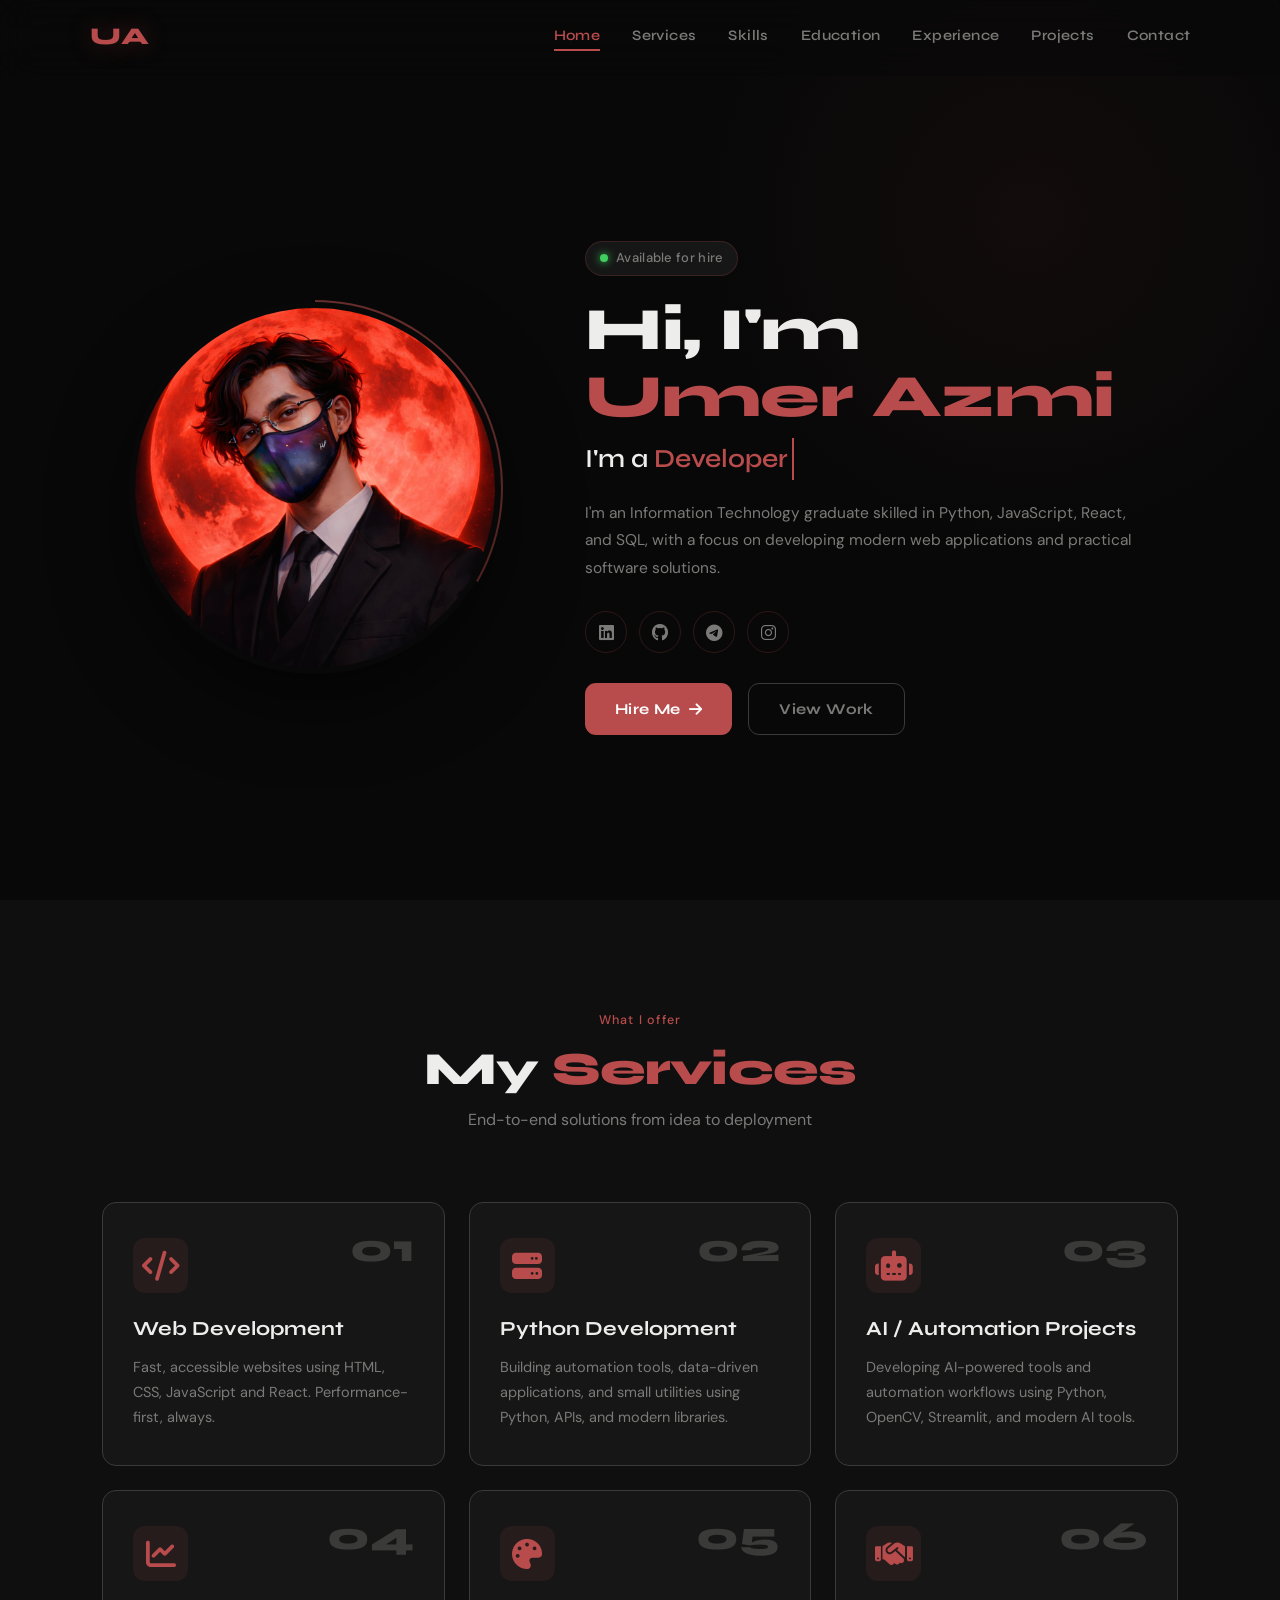
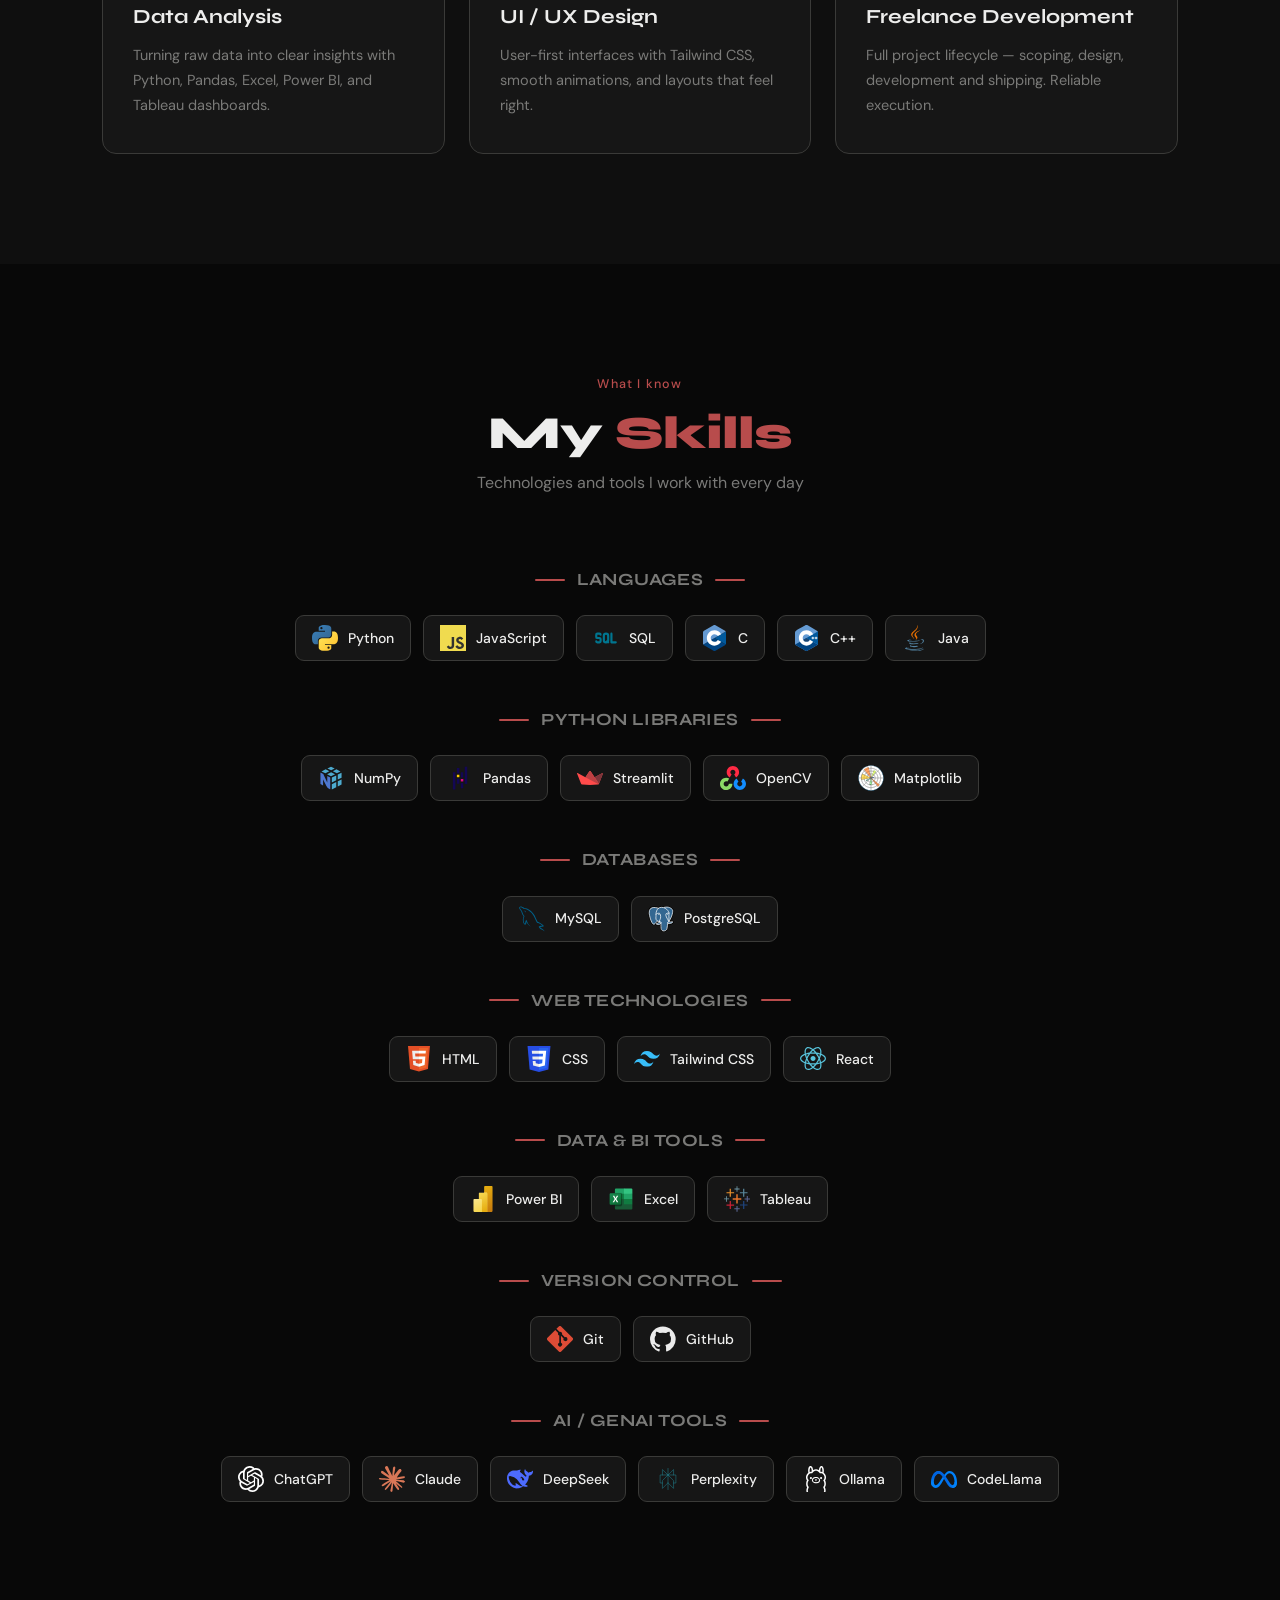
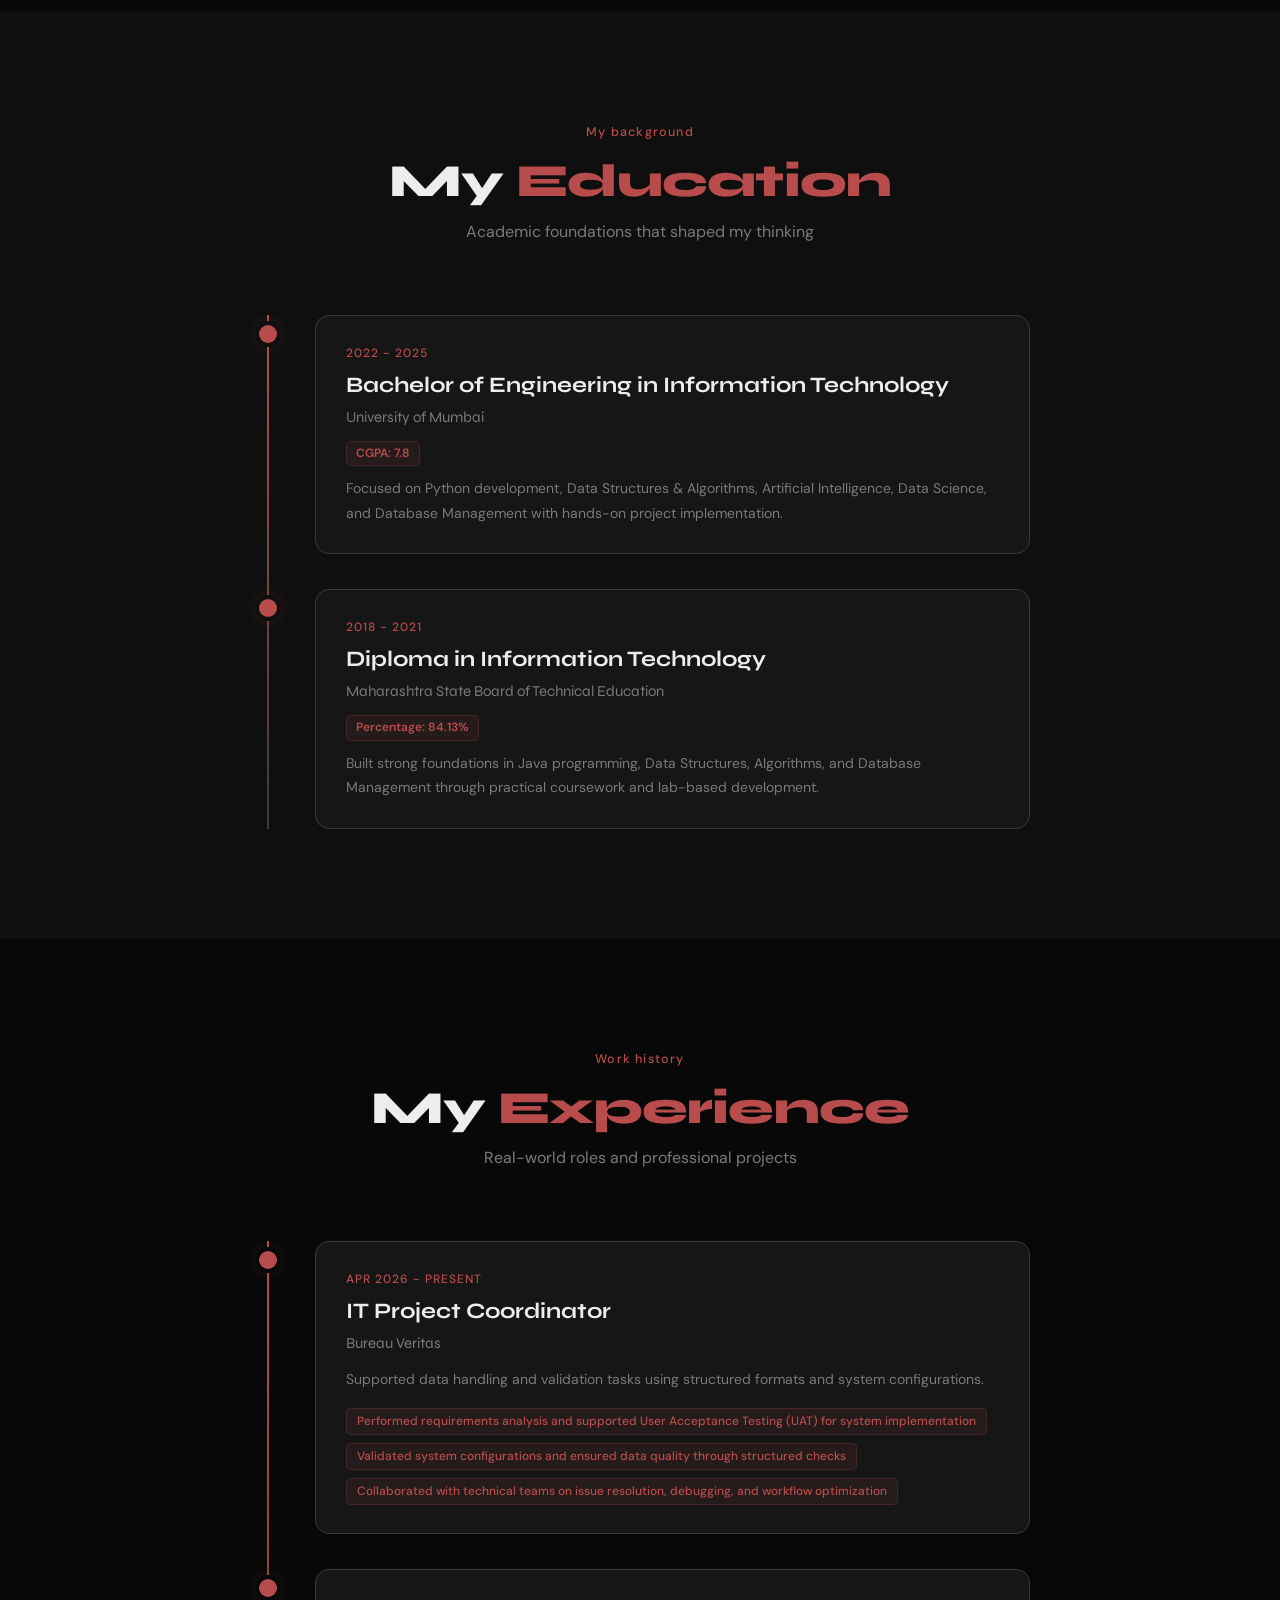
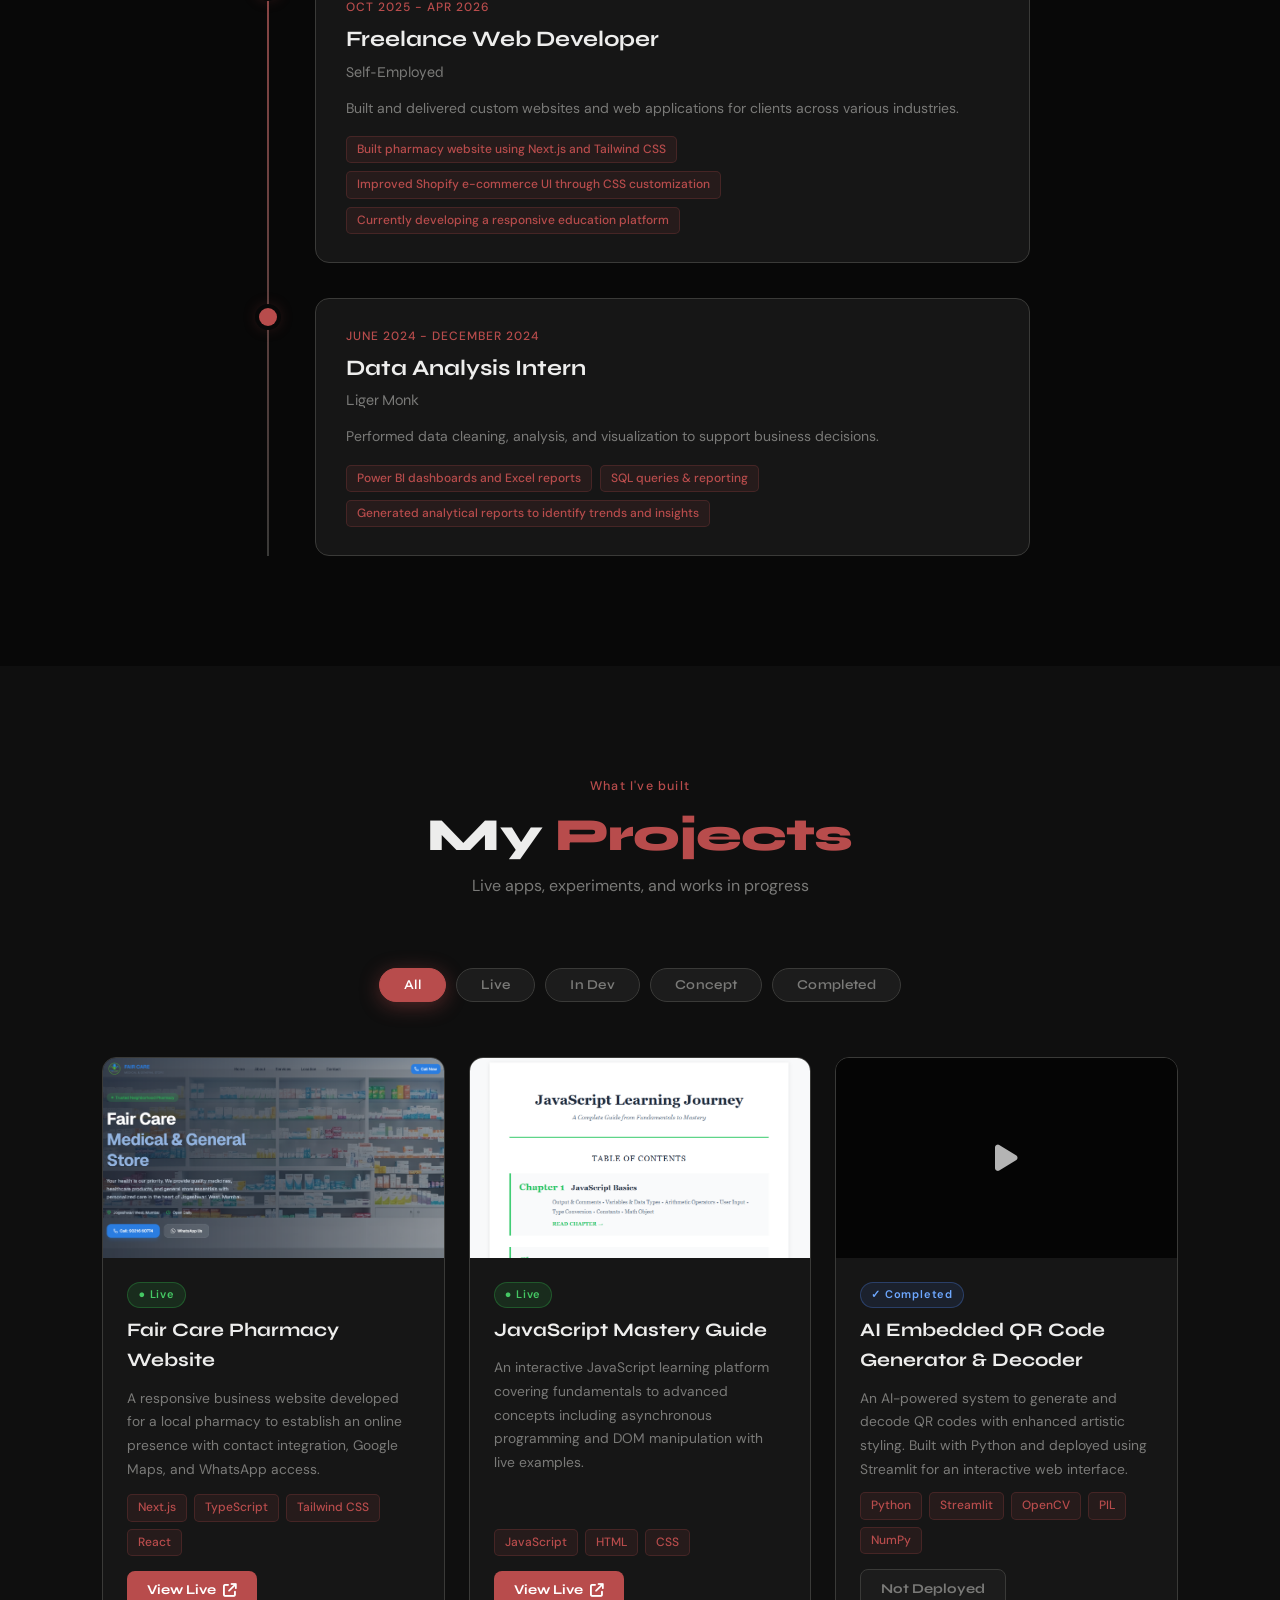
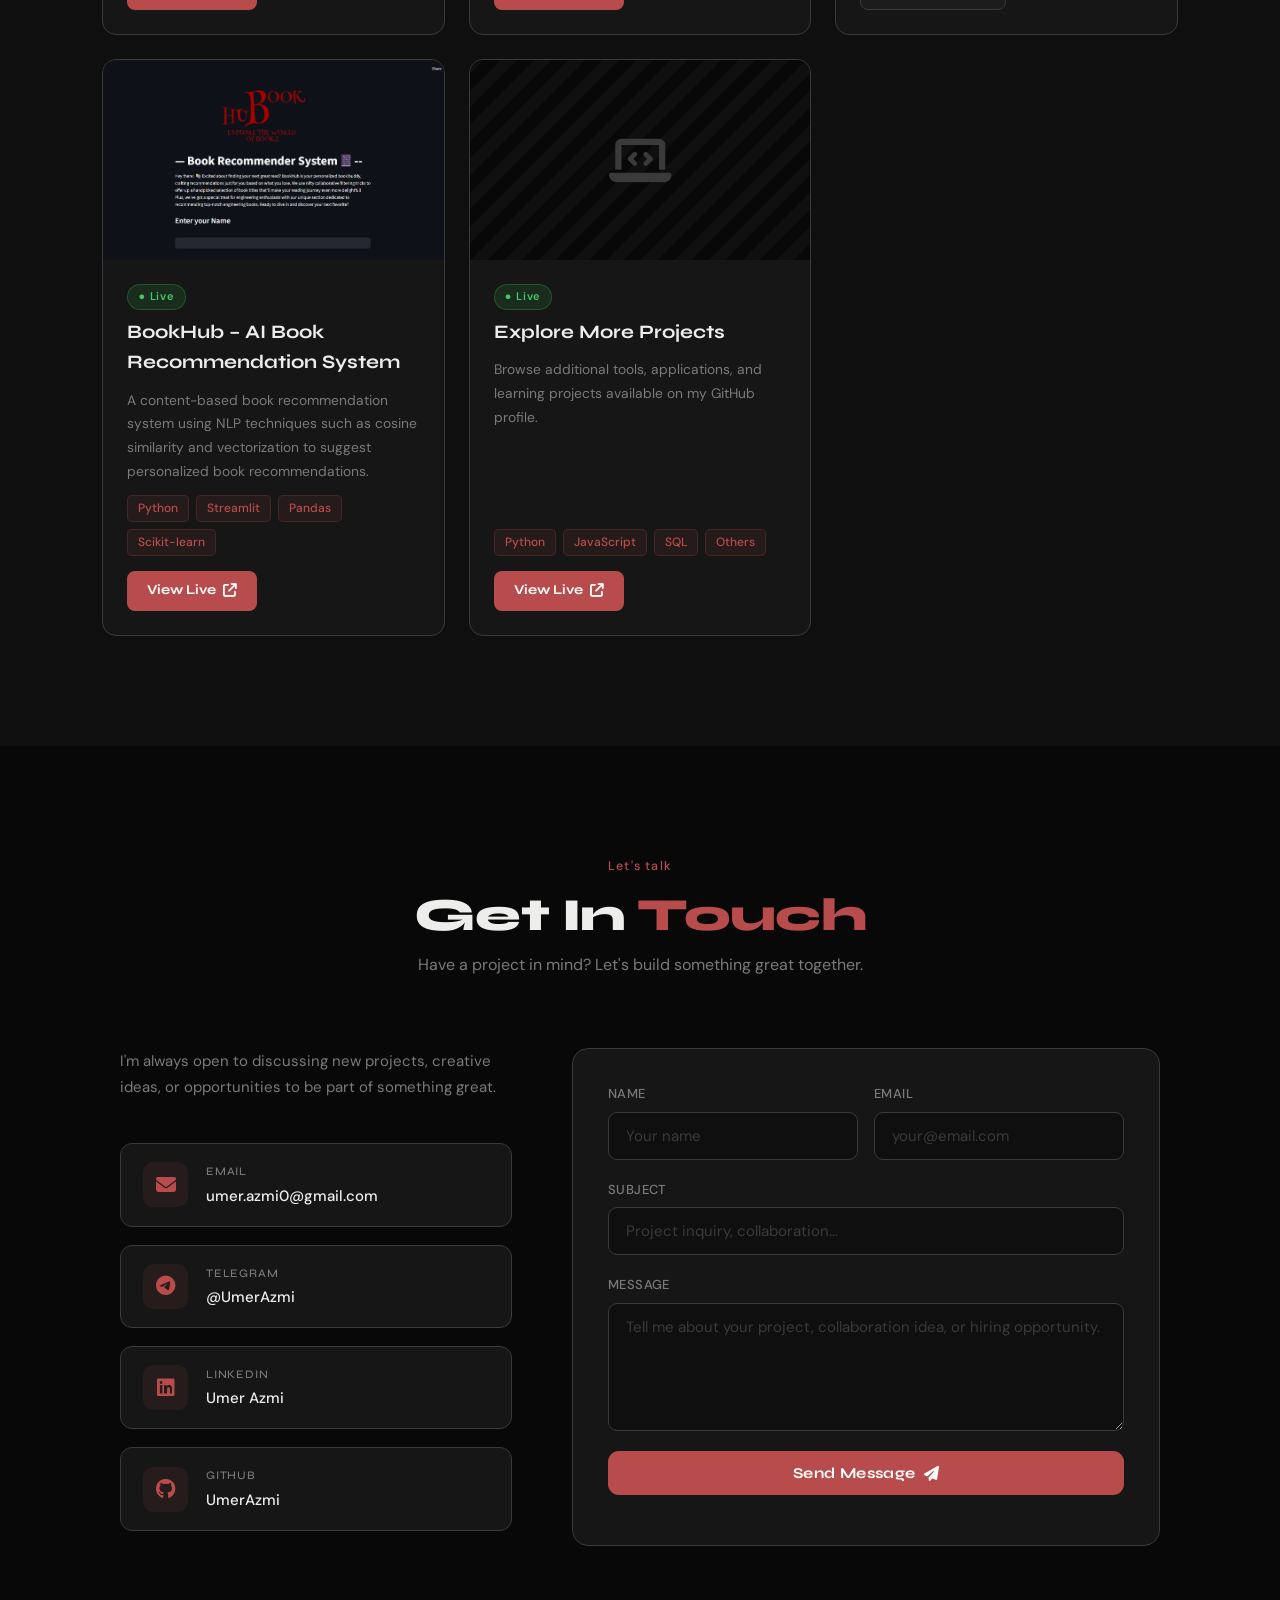
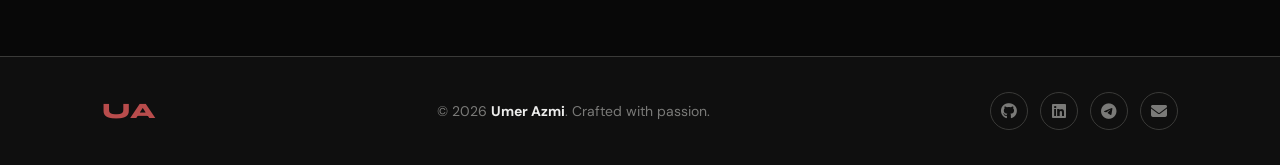
<file: index.html>
<!DOCTYPE html>
<html lang="en">
<head>
  <meta charset="UTF-8">
  <meta name="viewport" content="width=device-width, initial-scale=1.0">
  <title>Umer Azmi - Portfolio</title>
  <link rel="apple-touch-icon" sizes="180x180" href="./images/favicon/apple-touch-icon.png">
  <link rel="icon" type="image/png" sizes="32x32" href="./images/favicon/favicon-32x32.png">
  <link rel="icon" type="image/png" sizes="16x16" href="./images/favicon/favicon-16x16.png">
  <link rel="manifest" href="/site.webmanifest">

  <meta name="description" content="Umer Azmi - Information Technology graduate, Frontend Developer, Python Developer & Data Analyst from Mumbai. Skilled in Python, JavaScript, React, SQL, and Data Analytics.">
  <meta name="author" content="Umer Azmi">
  <meta name="keywords" content="Umer Azmi, web developer, Python developer, React developer, full stack developer, Mumbai, portfolio">
  <meta property="og:title" content="Umer Azmi - Portfolio">
  <meta property="og:description" content="Software Developer based in Mumbai.">
  <meta property="og:url" content="https://umerazmi.github.io">
  <meta property="og:type" content="website">
  <meta property="og:image" content="https://umerazmi.github.io/images/desktop-preview.png">


  <link rel="stylesheet" href="https://cdnjs.cloudflare.com/ajax/libs/font-awesome/6.5.2/css/all.min.css">
  <link rel="preconnect" href="https://fonts.googleapis.com">
  <link href="https://fonts.googleapis.com/css2?family=Syne:wght@400;600;700;800&family=DM+Sans:ital,wght@0,300;0,400;0,500;1,400&display=swap" rel="stylesheet">
  <link rel="stylesheet" href="style.css">
</head>
<body>

  <!-- HEADER -->
  <header id="header">
    <a href="#home" class="logo">UA</a>
    <div class="hamburger" id="openMenu">
      <span></span><span></span><span></span>
    </div>
    <nav id="navBar">
      <button class="nav-close" id="closeMenu"><i class="fa-solid fa-xmark"></i></button>
      <a href="#home"       class="nav-link active">Home</a>
      <a href="#services"   class="nav-link">Services</a>
      <a href="#skills"     class="nav-link">Skills</a>
      <a href="#education"  class="nav-link">Education</a>
      <a href="#experience" class="nav-link">Experience</a>
      <a href="#projects"   class="nav-link">Projects</a>
      <a href="#contact"    class="nav-link">Contact</a>
    </nav>
  </header>

  <!-- HOME -->
  <section class="home" id="home">
    <div class="home-blob"></div>
    <div class="homeImg">
      <div class="img-ring"></div>
      <img src="./images/my-blackSuit.png" alt="Umer Azmi">
    </div>
    <div class="homeContent">
      <div class="home-badge"><span class="badge-dot"></span>Available for hire</div>
      <h1>Hi, I'm<br><span>Umer Azmi</span></h1>
      <h3 class="typingText">I'm a <span></span></h3>
      <p>I'm an Information Technology graduate skilled in Python, JavaScript, React, and SQL, with a focus on developing modern web applications and practical software solutions.</p>
      <div class="socialIcons">
        <a href="https://www.linkedin.com/in/umer-azmi-1181351a1/" target="_blank"><i class="fa-brands fa-linkedin"></i></a>
        <a href="https://github.com/UmerAzmi" target="_blank"><i class="fa-brands fa-github"></i></a>
        <a href="https://t.me/UmerAzmi" target="_blank"><i class="fa-brands fa-telegram"></i></a>
        <a href="https://www.instagram.com/umer.azmi" target="_blank"><i class="fa-brands fa-instagram"></i></a>
      </div>
      <div class="home-actions">
        <a href="mailto:umer.azmi0@gmail.com" class="btn-primary" target="_blank">Hire Me <i class="fa-solid fa-arrow-right"></i></a>
        <a href="#projects" class="btn-ghost">View Work</a>
      </div>
    </div>
  </section>

  <!-- SERVICES -->
  <section class="services" id="services">
    <div class="section-header">
      <span class="section-tag">What I offer</span>
      <h2 class="section-title">My <span>Services</span></h2>
      <p class="section-sub">End-to-end solutions from idea to deployment</p>
    </div>
    <div class="services-grid">
      <div class="service-card reveal">
        <div class="service-num">01</div>
        <div class="service-icon"><i class="fa-solid fa-code"></i></div>
        <h3>Web Development</h3>
        <p>Fast, accessible websites using HTML, CSS, JavaScript and React. Performance-first, always.</p>
      </div>
      <div class="service-card reveal">
        <div class="service-num">02</div>
        <div class="service-icon"><i class="fa-solid fa-server"></i></div>
        <h3>Python Development</h3>
        <p>Building automation tools, data-driven applications, and small utilities using Python, APIs, and modern libraries.</p>
      </div>
      <div class="service-card reveal">
        <div class="service-num">03</div>
        <div class="service-icon"><i class="fa-solid fa-robot"></i></div>
        <h3>AI / Automation Projects</h3>
        <p>Developing AI-powered tools and automation workflows using Python, OpenCV, Streamlit, and modern AI tools.</p>
      </div>
      <div class="service-card reveal">
        <div class="service-num">04</div>
        <div class="service-icon"><i class="fa-solid fa-chart-line"></i></div>
        <h3>Data Analysis</h3>
        <p>Turning raw data into clear insights with Python, Pandas, Excel, Power BI, and Tableau dashboards.</p>
      </div>
      <div class="service-card reveal">
        <div class="service-num">05</div>
        <div class="service-icon"><i class="fa-solid fa-palette"></i></div>
        <h3>UI / UX Design</h3>
        <p>User-first interfaces with Tailwind CSS, smooth animations, and layouts that feel right.</p>
      </div>
      <div class="service-card reveal">
        <div class="service-num">06</div>
        <div class="service-icon"><i class="fa-solid fa-handshake"></i></div>
        <h3>Freelance Development</h3>
        <p>Full project lifecycle — scoping, design, development and shipping. Reliable execution.</p>
      </div>
    </div>
  </section>

  <!-- SKILLS -->
  <section class="skills-section" id="skills">
    <div class="section-header">
      <span class="section-tag">What I know</span>
      <h2 class="section-title">My <span>Skills</span></h2>
      <p class="section-sub">Technologies and tools I work with every day</p>
    </div>
    <div id="skillsContainer" class="skills-wrapper">
      <div class="loader"><i class="fa-solid fa-circle-notch fa-spin"></i></div>
    </div>
  </section>

  <!-- EDUCATION -->
  <section class="education-section" id="education">
    <div class="section-header">
      <span class="section-tag">My background</span>
      <h2 class="section-title">My <span>Education</span></h2>
      <p class="section-sub">Academic foundations that shaped my thinking</p>
    </div>
    <div id="educationContainer" class="timeline">
      <div class="loader"><i class="fa-solid fa-circle-notch fa-spin"></i></div>
    </div>
  </section>

  <!-- EXPERIENCE -->
  <section class="experience-section" id="experience">
    <div class="section-header">
      <span class="section-tag">Work history</span>
      <h2 class="section-title">My <span>Experience</span></h2>
      <p class="section-sub">Real-world roles and professional projects</p>
    </div>
    <div id="experienceContainer" class="timeline">
      <div class="loader"><i class="fa-solid fa-circle-notch fa-spin"></i></div>
    </div>
  </section>

  <!-- PROJECTS -->
  <section class="projects-section" id="projects">
    <div class="section-header">
      <span class="section-tag">What I've built</span>
      <h2 class="section-title">My <span>Projects</span></h2>
      <p class="section-sub">Live apps, experiments, and works in progress</p>
    </div>
    <div class="projects-filter">
      <button class="filter-btn active" data-filter="all">All</button>
      <button class="filter-btn" data-filter="live">Live</button>
      <button class="filter-btn" data-filter="in development">In Dev</button>
      <button class="filter-btn" data-filter="concept">Concept</button>
      <button class="filter-btn" data-filter="completed">Completed</button>
    </div>
    <div id="projectsContainer" class="projects-grid">
      <div class="loader"><i class="fa-solid fa-circle-notch fa-spin"></i></div>
    </div>
  </section>

  <!-- CONTACT -->
  <section class="contact-section" id="contact">
    <div class="section-header">
      <span class="section-tag">Let's talk</span>
      <h2 class="section-title">Get In <span>Touch</span></h2>
      <p class="section-sub">Have a project in mind? Let's build something great together.</p>
    </div>
    <div class="contact-wrapper">
      <div class="contact-info">
        <p class="contact-intro">I'm always open to discussing new projects, creative ideas, or opportunities to be part of something great.</p>
        <div class="contact-item reveal">
          <div class="ci-icon"><i class="fa-solid fa-envelope"></i></div>
          <div><h4>Email</h4><a href="mailto:umer.azmi0@gmail.com">umer.azmi0@gmail.com</a></div>
        </div>
        <div class="contact-item reveal">
          <div class="ci-icon"><i class="fa-brands fa-telegram"></i></div>
          <div><h4>Telegram</h4><a href="https://t.me/UmerAzmi" target="_blank">@UmerAzmi</a></div>
        </div>
        <div class="contact-item reveal">
          <div class="ci-icon"><i class="fa-brands fa-linkedin"></i></div>
          <div><h4>LinkedIn</h4><a href="https://www.linkedin.com/in/umer-azmi-1181351a1/" target="_blank">Umer Azmi</a></div>
        </div>
        <div class="contact-item reveal">
          <div class="ci-icon"><i class="fa-brands fa-github"></i></div>
          <div><h4>GitHub</h4><a href="https://github.com/UmerAzmi" target="_blank">UmerAzmi</a></div>
        </div>
      </div>
      <form class="contact-form reveal" id="contactForm"
            action="https://formspree.io/f/maqdrpbd" method="POST">
        <div class="form-row">
          <div class="form-group">
            <label for="formName">Name</label>
            <input type="text" id="formName" name="name" placeholder="Your name" required>
          </div>
          <div class="form-group">
            <label for="formEmail">Email</label>
            <input type="email" id="formEmail" name="email" placeholder="your@email.com" required>
          </div>
        </div>
        <div class="form-group">
          <label for="formSubject">Subject</label>
          <input type="text" id="formSubject" name="subject" placeholder="Project inquiry, collaboration...">
        </div>
        <div class="form-group">
          <label for="formMsg">Message</label>
          <textarea id="formMsg" rows="5" name="message" placeholder="Tell me about your project, collaboration idea, or hiring opportunity." required></textarea>
        </div>
        <button type="submit" class="btn-primary full-width">
          Send Message <i class="fa-solid fa-paper-plane"></i>
        </button>
        <p class="form-note" id="formNote"></p>
      </form>
    </div>
  </section>

  <!-- FOOTER -->
  <footer>
    <div class="footer-inner">
      <span class="footer-logo">UA</span>
      <p>© 2026 <strong>Umer Azmi</strong>. Crafted with passion.</p>
      <div class="footer-socials">
        <a href="https://github.com/UmerAzmi" target="_blank"><i class="fa-brands fa-github"></i></a>
        <a href="https://www.linkedin.com/in/umer-azmi-1181351a1/" target="_blank"><i class="fa-brands fa-linkedin"></i></a>
        <a href="https://t.me/UmerAzmi" target="_blank"><i class="fa-brands fa-telegram"></i></a>
        <a href="mailto:umer.azmi0@gmail.com" target="_blank"><i class="fa-solid fa-envelope"></i></a>
      </div>
    </div>
  </footer>

  <script>
    /* ── CATEGORY LABELS ─────────────────────────────────── */
    const CATEGORY_LABELS = {
      programming_languages: 'Languages',
      libraries:             'Python Libraries',
      databases:             'Databases',
      web_technologies:      'Web Technologies',
      data_tools:            'Data & BI Tools',
      version_control:       'Version Control',
      ai_tools:              'AI / GenAI Tools'
    };

    /* ── SCROLL REVEAL ───────────────────────────────────── */
    const revealObs = new IntersectionObserver((entries) => {
      entries.forEach(e => {
        if (e.isIntersecting) {
          e.target.classList.add('visible');
          revealObs.unobserve(e.target);
        }
      });
    }, { threshold: 0.1 });

    function observe(sel) {
      document.querySelectorAll(sel).forEach(el => revealObs.observe(el));
    }

    /* ── RENDER SKILLS ───────────────────────────────────── */
    function renderSkills(skills) {
      const c = document.getElementById('skillsContainer');
      c.innerHTML = '';
      Object.entries(skills).forEach(([cat, items], ci) => {
        const div = document.createElement('div');
        div.className = 'skill-category reveal';
        div.innerHTML = `
          <h3 class="skill-cat-title"><span class="cat-line"></span>${CATEGORY_LABELS[cat] || cat}<span class="cat-line"></span></h3>
          <div class="skill-icons">
            ${items.map(s => `
              <div class="skill-chip">
                <img src="${s.logo}" alt="${s.name}" onerror="this.style.display='none'">
                <span>${s.name}</span>
              </div>`).join('')}
          </div>`;
        c.appendChild(div);
        revealObs.observe(div);
      });
    }

    /* ── RENDER EDUCATION ────────────────────────────────── */
    function renderEducation(education) {
      document.getElementById('educationContainer').innerHTML =
        education.map(edu => `
          <div class="timeline-item reveal">
            <div class="tl-dot"></div>
            <div class="tl-card">
              <span class="tl-period">${edu.period}</span>
              <h3>${edu.degree}</h3>
              <h4>${edu.institution}</h4>
              ${edu.grade ? `<span class="tl-grade">${edu.grade}</span>` : ''}
              <p>${edu.description}</p>
            </div>
          </div>`).join('');
      observe('.timeline-item');
    }

    /* ── RENDER EXPERIENCE ───────────────────────────────── */
    function renderExperience(experience) {
      document.getElementById('experienceContainer').innerHTML =
        experience.map(exp => `
          <div class="timeline-item reveal">
            <div class="tl-dot"></div>
            <div class="tl-card">
              <span class="tl-period">${exp.period}</span>
              <h3>${exp.role}</h3>
              <h4>${exp.company}</h4>
              <p>${exp.description}</p>
              <div class="tl-tags">
                ${exp.highlights.map(h => `<span class="tag">${h}</span>`).join('')}
              </div>
            </div>
          </div>`).join('');
      observe('.timeline-item');
    }

    /* ── RENDER PROJECTS ─────────────────────────────────── */
    let allProjects = [];

    function statusBadge(status) {
      const map = {
        'live':           { cls: 'badge-live',    icon: '●', label: 'Live' },
        'in development': { cls: 'badge-dev',     icon: '◑', label: 'In Dev' },
        'concept':        { cls: 'badge-concept', icon: '○', label: 'Concept' },
        'completed':      { cls: 'badge-completed', icon: '✓', label: 'Completed' }
      };
      const b = map[status] || map['concept'];
      return `<span class="status-badge ${b.cls}">${b.icon} ${b.label}</span>`;
    }

    function renderProjects(filter) {
      const container = document.getElementById('projectsContainer');
      const list = filter === 'all' ? allProjects : allProjects.filter(p => p.status === filter);

      if (!list.length) {
        container.innerHTML = '<p class="empty-msg">No projects found for this filter.</p>';
        return;
      }

      container.innerHTML = list.map((p, i) => {
        let mediaHTML;
        if (p.status === 'live' && p.image) {
          mediaHTML = `<div class="proj-media">
            <img src="${p.image}" alt="${p.title}" onerror="this.parentElement.classList.add('proj-placeholder-media')">
          </div>`;
        } else if (p.video) {
          mediaHTML = `<div class="proj-media has-video">
            <video src="${p.video}" muted loop playsinline preload="none"></video>
            <div class="video-overlay"><i class="fa-solid fa-play"></i></div>
          </div>`;
        } else if (p.image) {
          mediaHTML = `<div class="proj-media">
            <img src="${p.image}" alt="${p.title}" onerror="this.parentElement.classList.add('proj-placeholder-media')">
          </div>`;
        } else {
          mediaHTML = `<div class="proj-media proj-placeholder-media">
            <i class="fa-solid fa-laptop-code"></i>
          </div>`;
        }

        const linkBtn = p.link
          ? `<a href="${p.link}" target="_blank" class="proj-link">View Live <i class="fa-solid fa-arrow-up-right-from-square"></i></a>`
          : `<span class="proj-link proj-link--disabled">${p.status === 'in development' ? 'In Development' : 'Not Deployed'}</span>`;

        return `
          <article class="project-card reveal" style="transition-delay:${(i % 3) * 0.08}s">
            ${mediaHTML}
            <div class="proj-body">
              <div class="proj-head">
                ${statusBadge(p.status)}
                <h3>${p.title}</h3>
              </div>
              <p>${p.description}</p>
              <div class="proj-tech">
                ${p.technologies.map(t => `<span class="tag">${t}</span>`).join('')}
              </div>
              ${linkBtn}
            </div>
          </article>`;
      }).join('');

      // Video: play on hover, pause on leave
      container.querySelectorAll('.has-video').forEach(wrap => {
        const video   = wrap.querySelector('video');
        const overlay = wrap.querySelector('.video-overlay');
        wrap.addEventListener('mouseenter', () => { video.play(); overlay.style.opacity = '0'; });
        wrap.addEventListener('mouseleave', () => { video.pause(); video.currentTime = 0; overlay.style.opacity = '1'; });
      });

      observe('.project-card');
    }

    /* ── SINGLE FETCH: data.json ─────────────────────────── */
    fetch('data.json')
      .then(res => {
        if (!res.ok) throw new Error(`HTTP ${res.status}`);
        return res.json();
      })
      .then(data => {
        renderSkills(data.skills);
        renderEducation(data.education);
        renderExperience(data.experience);
        allProjects = data.projects;
        renderProjects('all');

        document.querySelectorAll('.filter-btn').forEach(btn => {
          btn.addEventListener('click', () => {
            document.querySelectorAll('.filter-btn').forEach(b => b.classList.remove('active'));
            btn.classList.add('active');
            renderProjects(btn.dataset.filter);
          });
        });
      })
      .catch(err => {
        console.error('Failed to load data.json:', err);
        ['skillsContainer','educationContainer','experienceContainer','projectsContainer']
          .forEach(id => {
            document.getElementById(id).innerHTML =
              `<p class="empty-msg"><i class="fa-solid fa-triangle-exclamation"></i>
               Could not load <strong>data.json</strong> — make sure it's in the same folder as index.html.</p>`;
          });
      });

    /* ── MOBILE NAV ──────────────────────────────────────── */
    const navBar   = document.getElementById('navBar');
    const headerEl = document.getElementById('header');

    document.getElementById('openMenu').addEventListener('click', () => {
      navBar.classList.add('open');
      document.body.style.overflow = 'hidden';
      document.getElementById('openMenu').classList.add('nav-is-open');
    });

    function closeNav() {
      navBar.classList.remove('open');
      document.body.style.overflow = '';
      document.getElementById('openMenu').classList.remove('nav-is-open');
    }

    document.getElementById('closeMenu').addEventListener('click', closeNav);
    document.querySelectorAll('.nav-link').forEach(l => l.addEventListener('click', closeNav));

    /* ── ACTIVE NAV ON SCROLL ────────────────────────────── */
    const sections = document.querySelectorAll('section[id]');
    const navLinks = document.querySelectorAll('.nav-link');

    window.addEventListener('scroll', () => {
      headerEl.classList.toggle('scrolled', window.scrollY > 60);
      let current = '';
      sections.forEach(s => {
        if (window.scrollY >= s.offsetTop - 150) current = s.id;
      });
      navLinks.forEach(a => {
        a.classList.toggle('active', a.getAttribute('href') === `#${current}`);
      });
    }, { passive: true });

    /* ── CONTACT FORM ────────────────────────────────────── */
      document.getElementById('contactForm').addEventListener('submit', async function(e) {
        e.preventDefault();
        const btn  = this.querySelector('button[type="submit"]');
        const note = document.getElementById('formNote');

        btn.textContent = 'Sending...';
        btn.style.opacity = '0.7';

        try {
          const response = await fetch(this.action, {
            method: 'POST',
            body: new FormData(this),
            headers: { 'Accept': 'application/json' }
          });

          if (response.ok) {
            note.textContent = '✅ Message sent! I\'ll get back to you soon.';
            note.style.color = '#3ecf5e';
            note.classList.add('visible');
            this.reset();
          } else {
            note.textContent = '❌ Something went wrong. Please email me directly.';
            note.classList.add('visible');
          }
        } catch {
          note.textContent = '❌ Network error. Please email me directly.';
          note.classList.add('visible');
        }

        btn.textContent = 'Send Message ✈';
        btn.style.opacity = '1';
      });

    /* ── OBSERVE STATIC ELEMENTS ─────────────────────────── */
    observe('.service-card');
    observe('.contact-item');
    observe('.contact-form');
  </script>
</body>
</html>
</file>
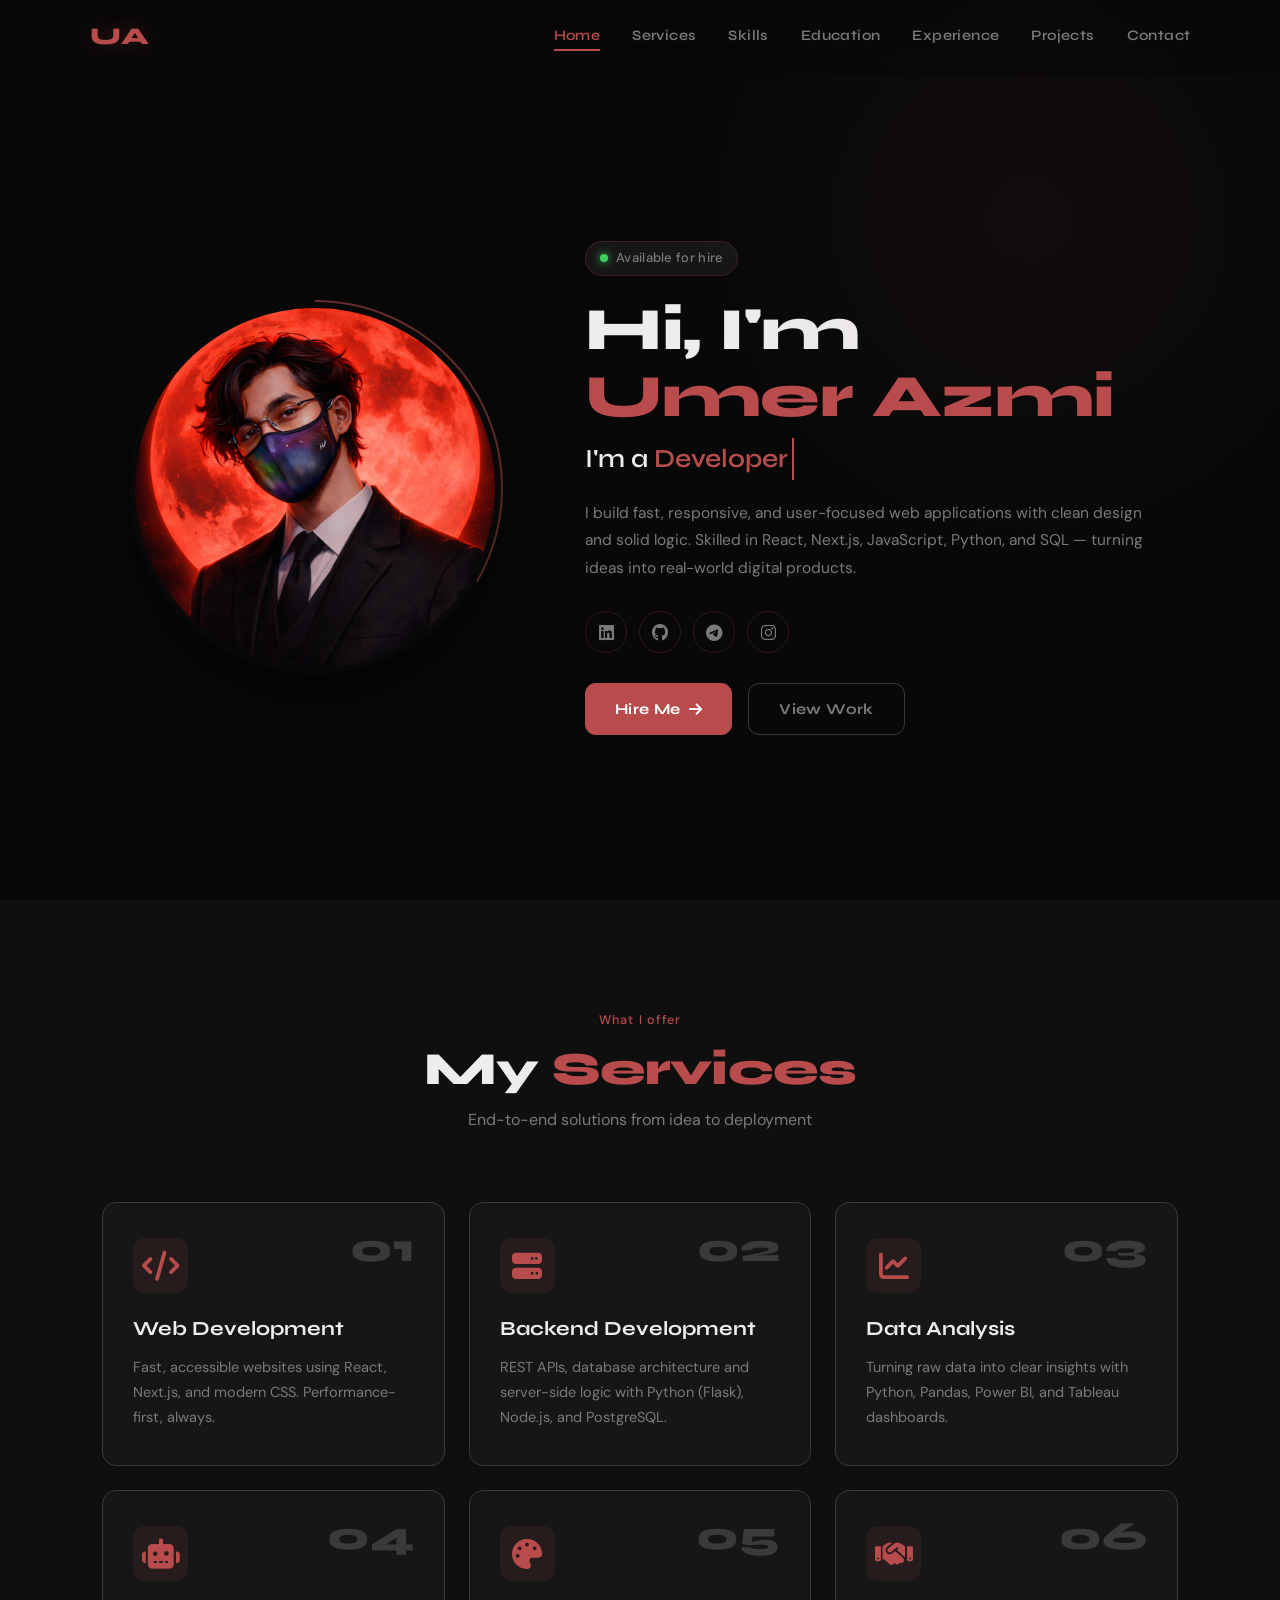
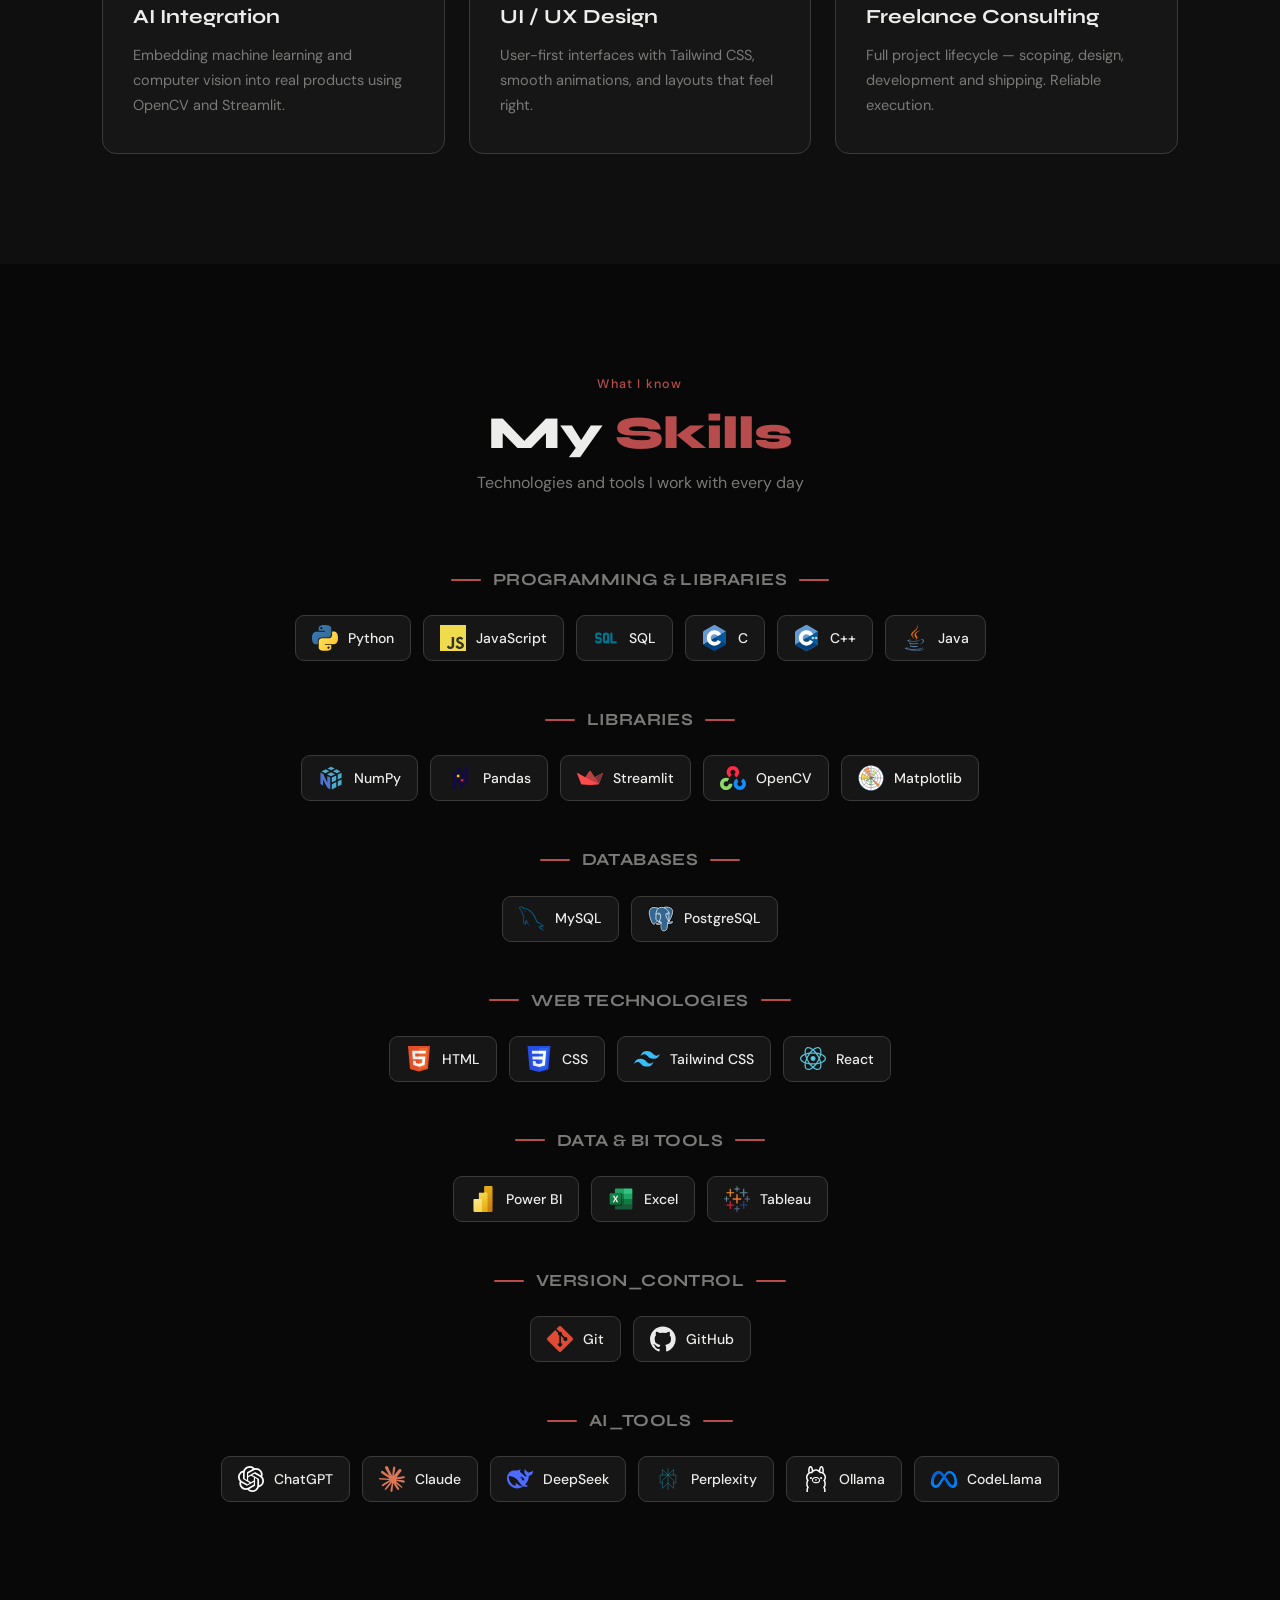
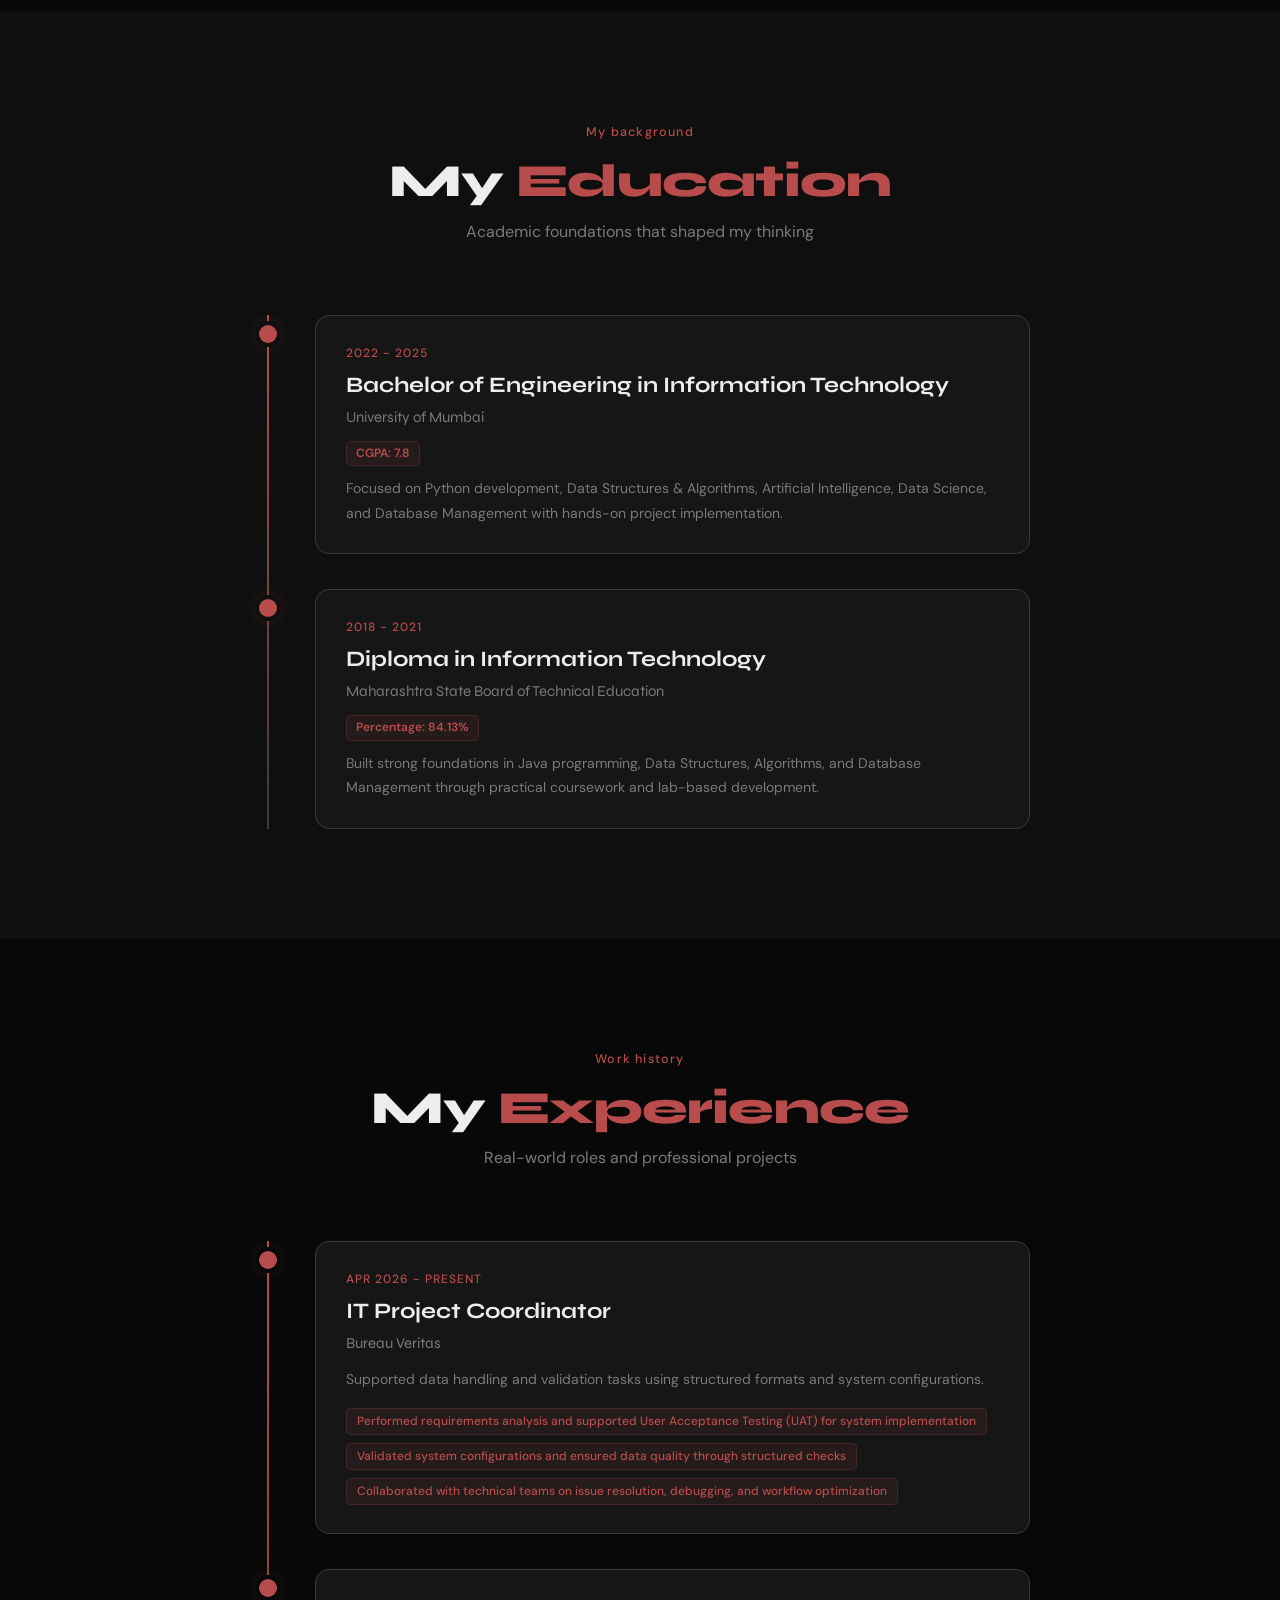
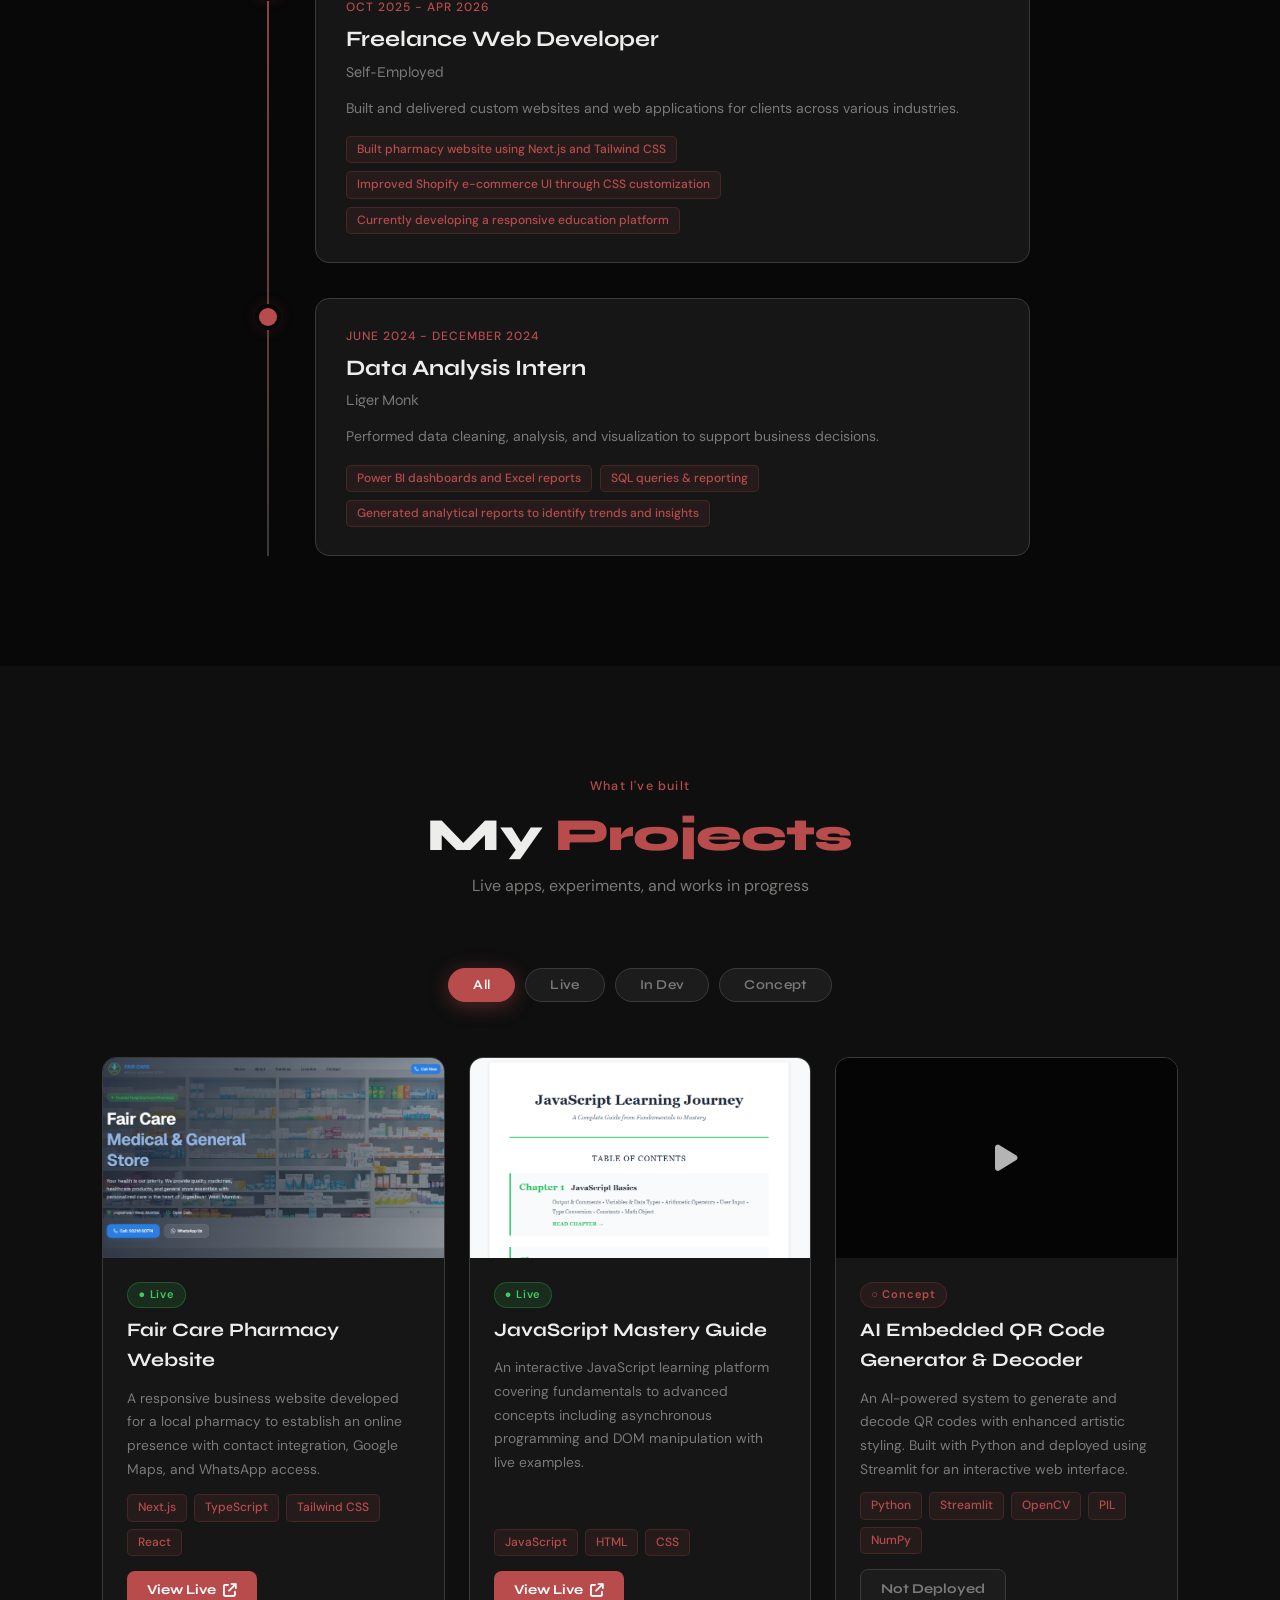
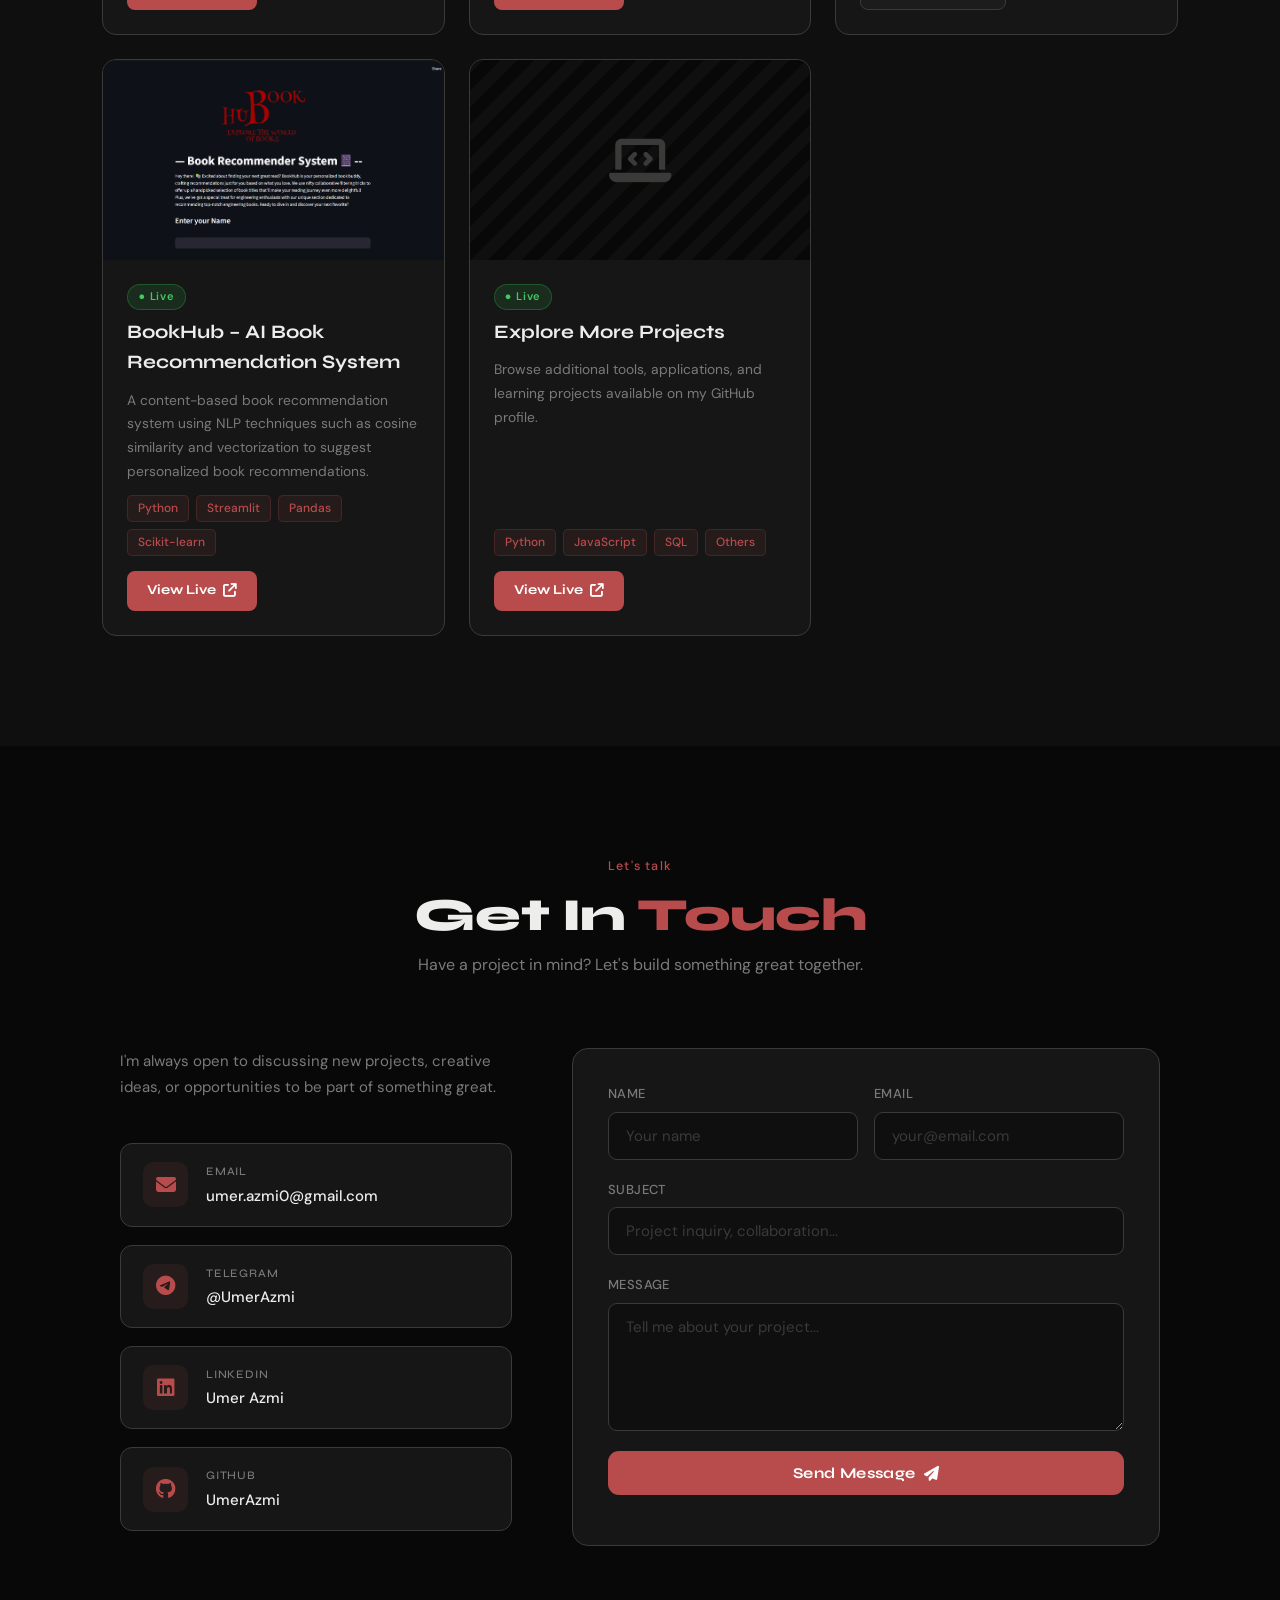
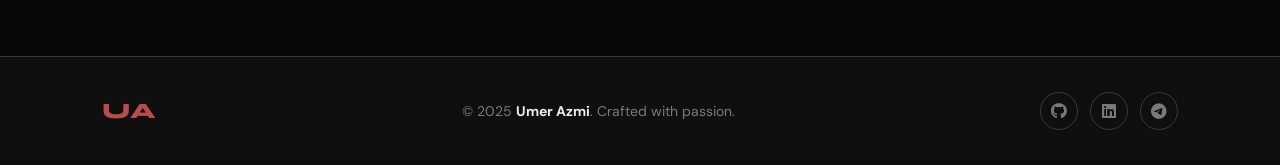
<file: main.html>
<!DOCTYPE html>
<html lang="en">
<head>
  <meta charset="UTF-8">
  <meta name="viewport" content="width=device-width, initial-scale=1.0">
  <title>Umer Azmi — Portfolio</title>
  <link rel="stylesheet" href="https://cdnjs.cloudflare.com/ajax/libs/font-awesome/6.5.2/css/all.min.css">
  <link rel="preconnect" href="https://fonts.googleapis.com">
  <link href="https://fonts.googleapis.com/css2?family=Syne:wght@400;600;700;800&family=DM+Sans:ital,wght@0,300;0,400;0,500;1,400&display=swap" rel="stylesheet">
  <link href="https://fonts.googleapis.com/css2?family=Clash+Display:wght@400;600;700&family=Outfit:wght@300;400;500;600;700;800&display=swap" rel="stylesheet">
  <link rel="stylesheet" href="style.css">
</head>
<body>

  <!-- HEADER -->
  <header id="header">
    <a href="#home" class="logo">UA</a>
    <div class="hamburger" id="openMenu">
      <span></span><span></span><span></span>
    </div>
    <nav id="navBar">
      <button class="nav-close" id="closeMenu"><i class="fa-solid fa-xmark"></i></button>
      <a href="#home"       class="nav-link active">Home</a>
      <a href="#services"   class="nav-link">Services</a>
      <a href="#skills"     class="nav-link">Skills</a>
      <a href="#education"  class="nav-link">Education</a>
      <a href="#experience" class="nav-link">Experience</a>
      <a href="#projects"   class="nav-link">Projects</a>
      <a href="#contact"    class="nav-link">Contact</a>
    </nav>
  </header>

  <!-- HOME -->
  <section class="home" id="home">
    <div class="home-blob"></div>
    <div class="homeImg">
      <div class="img-ring"></div>
      <img src="./images/my-blackSuit.png" alt="Umer Azmi">
    </div>
    <div class="homeContent">
      <div class="home-badge"><span class="badge-dot"></span>Available for hire</div>
      <h1>Hi, I'm<br><span>Umer Azmi</span></h1>
      <h3 class="typingText">I'm a <span></span></h3>
      <p>I build fast, responsive, and user-focused web applications with clean design and solid logic.
         Skilled in React, Next.js, JavaScript, Python, and SQL — turning ideas into real-world digital products.</p>
      <div class="socialIcons">
        <a href="https://www.linkedin.com/in/umer-azmi-1181351a1/" target="_blank"><i class="fa-brands fa-linkedin"></i></a>
        <a href="https://github.com/UmerAzmi" target="_blank"><i class="fa-brands fa-github"></i></a>
        <a href="https://t.me/UmerAzmi" target="_blank"><i class="fa-brands fa-telegram"></i></a>
        <a href="https://www.instagram.com/umer.azmi" target="_blank"><i class="fa-brands fa-instagram"></i></a>
      </div>
      <div class="home-actions">
        <a href="mailto:umer.azmi0@gmail.com" class="btn-primary" target="_blank">Hire Me <i class="fa-solid fa-arrow-right"></i></a>
        <a href="#projects" class="btn-ghost">View Work</a>
      </div>
    </div>
  </section>

  <!-- SERVICES -->
  <section class="services" id="services">
    <div class="section-header">
      <span class="section-tag">What I offer</span>
      <h2 class="section-title">My <span>Services</span></h2>
      <p class="section-sub">End-to-end solutions from idea to deployment</p>
    </div>
    <div class="services-grid">
      <div class="service-card reveal">
        <div class="service-num">01</div>
        <div class="service-icon"><i class="fa-solid fa-code"></i></div>
        <h3>Web Development</h3>
        <p>Fast, accessible websites using React, Next.js, and modern CSS. Performance-first, always.</p>
      </div>
      <div class="service-card reveal">
        <div class="service-num">02</div>
        <div class="service-icon"><i class="fa-solid fa-server"></i></div>
        <h3>Backend Development</h3>
        <p>REST APIs, database architecture and server-side logic with Python (Flask), Node.js, and PostgreSQL.</p>
      </div>
      <div class="service-card reveal">
        <div class="service-num">03</div>
        <div class="service-icon"><i class="fa-solid fa-chart-line"></i></div>
        <h3>Data Analysis</h3>
        <p>Turning raw data into clear insights with Python, Pandas, Power BI, and Tableau dashboards.</p>
      </div>
      <div class="service-card reveal">
        <div class="service-num">04</div>
        <div class="service-icon"><i class="fa-solid fa-robot"></i></div>
        <h3>AI Integration</h3>
        <p>Embedding machine learning and computer vision into real products using OpenCV and Streamlit.</p>
      </div>
      <div class="service-card reveal">
        <div class="service-num">05</div>
        <div class="service-icon"><i class="fa-solid fa-palette"></i></div>
        <h3>UI / UX Design</h3>
        <p>User-first interfaces with Tailwind CSS, smooth animations, and layouts that feel right.</p>
      </div>
      <div class="service-card reveal">
        <div class="service-num">06</div>
        <div class="service-icon"><i class="fa-solid fa-handshake"></i></div>
        <h3>Freelance Consulting</h3>
        <p>Full project lifecycle — scoping, design, development and shipping. Reliable execution.</p>
      </div>
    </div>
  </section>

  <!-- SKILLS -->
  <section class="skills-section" id="skills">
    <div class="section-header">
      <span class="section-tag">What I know</span>
      <h2 class="section-title">My <span>Skills</span></h2>
      <p class="section-sub">Technologies and tools I work with every day</p>
    </div>
    <div id="skillsContainer" class="skills-wrapper">
      <div class="loader"><i class="fa-solid fa-circle-notch fa-spin"></i></div>
    </div>
  </section>

  <!-- EDUCATION -->
  <section class="education-section" id="education">
    <div class="section-header">
      <span class="section-tag">My background</span>
      <h2 class="section-title">My <span>Education</span></h2>
      <p class="section-sub">Academic foundations that shaped my thinking</p>
    </div>
    <div id="educationContainer" class="timeline">
      <div class="loader"><i class="fa-solid fa-circle-notch fa-spin"></i></div>
    </div>
  </section>

  <!-- EXPERIENCE -->
  <section class="experience-section" id="experience">
    <div class="section-header">
      <span class="section-tag">Work history</span>
      <h2 class="section-title">My <span>Experience</span></h2>
      <p class="section-sub">Real-world roles and professional projects</p>
    </div>
    <div id="experienceContainer" class="timeline">
      <div class="loader"><i class="fa-solid fa-circle-notch fa-spin"></i></div>
    </div>
  </section>

  <!-- PROJECTS -->
  <section class="projects-section" id="projects">
    <div class="section-header">
      <span class="section-tag">What I've built</span>
      <h2 class="section-title">My <span>Projects</span></h2>
      <p class="section-sub">Live apps, experiments, and works in progress</p>
    </div>
    <div class="projects-filter">
      <button class="filter-btn active" data-filter="all">All</button>
      <button class="filter-btn" data-filter="live">Live</button>
      <button class="filter-btn" data-filter="in development">In Dev</button>
      <button class="filter-btn" data-filter="concept">Concept</button>
    </div>
    <div id="projectsContainer" class="projects-grid">
      <div class="loader"><i class="fa-solid fa-circle-notch fa-spin"></i></div>
    </div>
  </section>

  <!-- CONTACT -->
  <section class="contact-section" id="contact">
    <div class="section-header">
      <span class="section-tag">Let's talk</span>
      <h2 class="section-title">Get In <span>Touch</span></h2>
      <p class="section-sub">Have a project in mind? Let's build something great together.</p>
    </div>
    <div class="contact-wrapper">
      <div class="contact-info">
        <p class="contact-intro">I'm always open to discussing new projects, creative ideas, or opportunities to be part of something great.</p>
        <div class="contact-item reveal">
          <div class="ci-icon"><i class="fa-solid fa-envelope"></i></div>
          <div><h4>Email</h4><a href="mailto:umer.azmi0@gmail.com">umer.azmi0@gmail.com</a></div>
        </div>
        <div class="contact-item reveal">
          <div class="ci-icon"><i class="fa-brands fa-telegram"></i></div>
          <div><h4>Telegram</h4><a href="https://t.me/UmerAzmi" target="_blank">@UmerAzmi</a></div>
        </div>
        <div class="contact-item reveal">
          <div class="ci-icon"><i class="fa-brands fa-linkedin"></i></div>
          <div><h4>LinkedIn</h4><a href="https://www.linkedin.com/in/umer-azmi-1181351a1/" target="_blank">Umer Azmi</a></div>
        </div>
        <div class="contact-item reveal">
          <div class="ci-icon"><i class="fa-brands fa-github"></i></div>
          <div><h4>GitHub</h4><a href="https://github.com/UmerAzmi" target="_blank">UmerAzmi</a></div>
        </div>
      </div>
      <form class="contact-form reveal" id="contactForm">
        <div class="form-row">
          <div class="form-group">
            <label for="formName">Name</label>
            <input type="text" id="formName" placeholder="Your name" required>
          </div>
          <div class="form-group">
            <label for="formEmail">Email</label>
            <input type="email" id="formEmail" placeholder="your@email.com" required>
          </div>
        </div>
        <div class="form-group">
          <label for="formSubject">Subject</label>
          <input type="text" id="formSubject" placeholder="Project inquiry, collaboration...">
        </div>
        <div class="form-group">
          <label for="formMsg">Message</label>
          <textarea id="formMsg" rows="5" placeholder="Tell me about your project..." required></textarea>
        </div>
        <button type="submit" class="btn-primary full-width">
          Send Message <i class="fa-solid fa-paper-plane"></i>
        </button>
        <p class="form-note" id="formNote"></p>
      </form>
    </div>
  </section>

  <!-- FOOTER -->
  <footer>
    <div class="footer-inner">
      <span class="footer-logo">UA</span>
      <p>© 2025 <strong>Umer Azmi</strong>. Crafted with passion.</p>
      <div class="footer-socials">
        <a href="https://github.com/UmerAzmi" target="_blank"><i class="fa-brands fa-github"></i></a>
        <a href="https://www.linkedin.com/in/umer-azmi-1181351a1/" target="_blank"><i class="fa-brands fa-linkedin"></i></a>
        <a href="https://t.me/UmerAzmi" target="_blank"><i class="fa-brands fa-telegram"></i></a>
      </div>
    </div>
  </footer>

  <script>
    /* ── CATEGORY LABELS ─────────────────────────────────── */
    const CATEGORY_LABELS = {
      programming_languages: 'Programming & Libraries',
      databases:             'Databases',
      web_technologies:      'Web Technologies',
      data_tools:            'Data & BI Tools'
    };

    /* ── SCROLL REVEAL ───────────────────────────────────── */
    const revealObs = new IntersectionObserver((entries) => {
      entries.forEach(e => {
        if (e.isIntersecting) {
          e.target.classList.add('visible');
          revealObs.unobserve(e.target);
        }
      });
    }, { threshold: 0.1 });

    function observe(sel) {
      document.querySelectorAll(sel).forEach(el => revealObs.observe(el));
    }

    /* ── RENDER SKILLS ───────────────────────────────────── */
    function renderSkills(skills) {
      const c = document.getElementById('skillsContainer');
      c.innerHTML = '';
      Object.entries(skills).forEach(([cat, items], ci) => {
        const div = document.createElement('div');
        div.className = 'skill-category reveal';
        div.innerHTML = `
          <h3 class="skill-cat-title"><span class="cat-line"></span>${CATEGORY_LABELS[cat] || cat}<span class="cat-line"></span></h3>
          <div class="skill-icons">
            ${items.map(s => `
              <div class="skill-chip">
                <img src="${s.logo}" alt="${s.name}" onerror="this.style.display='none'">
                <span>${s.name}</span>
              </div>`).join('')}
          </div>`;
        c.appendChild(div);
        revealObs.observe(div);
      });
    }

    /* ── RENDER EDUCATION ────────────────────────────────── */
    function renderEducation(education) {
      document.getElementById('educationContainer').innerHTML =
        education.map(edu => `
          <div class="timeline-item reveal">
            <div class="tl-dot"></div>
            <div class="tl-card">
              <span class="tl-period">${edu.period}</span>
              <h3>${edu.degree}</h3>
              <h4>${edu.institution}</h4>
              ${edu.grade ? `<span class="tl-grade">${edu.grade}</span>` : ''}
              <p>${edu.description}</p>
            </div>
          </div>`).join('');
      observe('.timeline-item');
    }

    /* ── RENDER EXPERIENCE ───────────────────────────────── */
    function renderExperience(experience) {
      document.getElementById('experienceContainer').innerHTML =
        experience.map(exp => `
          <div class="timeline-item reveal">
            <div class="tl-dot"></div>
            <div class="tl-card">
              <span class="tl-period">${exp.period}</span>
              <h3>${exp.role}</h3>
              <h4>${exp.company}</h4>
              <p>${exp.description}</p>
              <div class="tl-tags">
                ${exp.highlights.map(h => `<span class="tag">${h}</span>`).join('')}
              </div>
            </div>
          </div>`).join('');
      observe('.timeline-item');
    }

    /* ── RENDER PROJECTS ─────────────────────────────────── */
    let allProjects = [];

    function statusBadge(status) {
      const map = {
        'live':           { cls: 'badge-live',    icon: '●', label: 'Live' },
        'in development': { cls: 'badge-dev',     icon: '◑', label: 'In Dev' },
        'concept':        { cls: 'badge-concept', icon: '○', label: 'Concept' }
      };
      const b = map[status] || map['concept'];
      return `<span class="status-badge ${b.cls}">${b.icon} ${b.label}</span>`;
    }

    function renderProjects(filter) {
      const container = document.getElementById('projectsContainer');
      const list = filter === 'all' ? allProjects : allProjects.filter(p => p.status === filter);

      if (!list.length) {
        container.innerHTML = '<p class="empty-msg">No projects found for this filter.</p>';
        return;
      }

      container.innerHTML = list.map((p, i) => {
        let mediaHTML;
        if (p.status === 'live' && p.image) {
          mediaHTML = `<div class="proj-media">
            <img src="${p.image}" alt="${p.title}" onerror="this.parentElement.classList.add('proj-placeholder-media')">
          </div>`;
        } else if (p.video) {
          mediaHTML = `<div class="proj-media has-video">
            <video src="${p.video}" muted loop playsinline preload="none"></video>
            <div class="video-overlay"><i class="fa-solid fa-play"></i></div>
          </div>`;
        } else if (p.image) {
          mediaHTML = `<div class="proj-media">
            <img src="${p.image}" alt="${p.title}" onerror="this.parentElement.classList.add('proj-placeholder-media')">
          </div>`;
        } else {
          mediaHTML = `<div class="proj-media proj-placeholder-media">
            <i class="fa-solid fa-laptop-code"></i>
          </div>`;
        }

        const linkBtn = p.link
          ? `<a href="${p.link}" target="_blank" class="proj-link">View Live <i class="fa-solid fa-arrow-up-right-from-square"></i></a>`
          : `<span class="proj-link proj-link--disabled">${p.status === 'in development' ? 'In Development' : 'Not Deployed'}</span>`;

        return `
          <article class="project-card reveal" style="transition-delay:${(i % 3) * 0.08}s">
            ${mediaHTML}
            <div class="proj-body">
              <div class="proj-head">
                ${statusBadge(p.status)}
                <h3>${p.title}</h3>
              </div>
              <p>${p.description}</p>
              <div class="proj-tech">
                ${p.technologies.map(t => `<span class="tag">${t}</span>`).join('')}
              </div>
              ${linkBtn}
            </div>
          </article>`;
      }).join('');

      // Video: play on hover, pause on leave
      container.querySelectorAll('.has-video').forEach(wrap => {
        const video   = wrap.querySelector('video');
        const overlay = wrap.querySelector('.video-overlay');
        wrap.addEventListener('mouseenter', () => { video.play(); overlay.style.opacity = '0'; });
        wrap.addEventListener('mouseleave', () => { video.pause(); video.currentTime = 0; overlay.style.opacity = '1'; });
      });

      observe('.project-card');
    }

    /* ── SINGLE FETCH: data.json ─────────────────────────── */
    fetch('data.json')
      .then(res => {
        if (!res.ok) throw new Error(`HTTP ${res.status}`);
        return res.json();
      })
      .then(data => {
        renderSkills(data.skills);
        renderEducation(data.education);
        renderExperience(data.experience);
        allProjects = data.projects;
        renderProjects('all');

        document.querySelectorAll('.filter-btn').forEach(btn => {
          btn.addEventListener('click', () => {
            document.querySelectorAll('.filter-btn').forEach(b => b.classList.remove('active'));
            btn.classList.add('active');
            renderProjects(btn.dataset.filter);
          });
        });
      })
      .catch(err => {
        console.error('Failed to load data.json:', err);
        ['skillsContainer','educationContainer','experienceContainer','projectsContainer']
          .forEach(id => {
            document.getElementById(id).innerHTML =
              `<p class="empty-msg"><i class="fa-solid fa-triangle-exclamation"></i>
               Could not load <strong>data.json</strong> — make sure it's in the same folder as index.html.</p>`;
          });
      });

    /* ── MOBILE NAV ──────────────────────────────────────── */
    const navBar   = document.getElementById('navBar');
    const headerEl = document.getElementById('header');

    document.getElementById('openMenu').addEventListener('click', () => {
      navBar.classList.add('open');
      document.body.style.overflow = 'hidden';
    });

    function closeNav() {
      navBar.classList.remove('open');
      document.body.style.overflow = '';
    }
    document.getElementById('closeMenu').addEventListener('click', closeNav);
    document.querySelectorAll('.nav-link').forEach(l => l.addEventListener('click', closeNav));

    /* ── ACTIVE NAV ON SCROLL ────────────────────────────── */
    const sections = document.querySelectorAll('section[id]');
    const navLinks = document.querySelectorAll('.nav-link');

    window.addEventListener('scroll', () => {
      headerEl.classList.toggle('scrolled', window.scrollY > 60);
      let current = '';
      sections.forEach(s => {
        if (window.scrollY >= s.offsetTop - 150) current = s.id;
      });
      navLinks.forEach(a => {
        a.classList.toggle('active', a.getAttribute('href') === `#${current}`);
      });
    }, { passive: true });

    /* ── CONTACT FORM ────────────────────────────────────── */
    document.getElementById('contactForm').addEventListener('submit', function(e) {
      e.preventDefault();
      const note = document.getElementById('formNote');
      note.textContent = '✅ Thanks! This is a static site — please email umer.azmi0@gmail.com directly.';
      note.classList.add('visible');
      this.reset();
    });

    /* ── OBSERVE STATIC ELEMENTS ─────────────────────────── */
    observe('.service-card');
    observe('.contact-item');
    observe('.contact-form');
  </script>
</body>
</html>
</file>
<file: style.css>
@import url("https://fonts.googleapis.com/css2?family=Syne:wght@400;600;700;800&family=DM+Sans:ital,wght@0,300;0,400;0,500;1,400&display=swap");

/* ════════════════════════════════════════════════
   VARIABLES & RESET
════════════════════════════════════════════════ */
:root {
  --red:          #b84c4c;
  --red-glow:     rgba(184,76,76,0.4);
  --red-soft:     rgba(184,76,76,0.1);
  --red-border:   rgba(184,76,76,0.22);
  --bg:           #080808;
  --bg2:          #0f0f0f;
  --bg3:          #161616;
  --bg4:          #1c1c1c;
  --text:         #ededec;
  --text-muted:   #7a7a78;
  --text-faint:   #3a3a38;
  --nav-h:        76px;
  --r:            1.1rem;
  --ease:         cubic-bezier(0.4, 0, 0.2, 1);
}

*, *::before, *::after {
  margin: 0; padding: 0;
  box-sizing: border-box;
  border: none; outline: none;
  text-decoration: none;
}

html {
  font-size: 62.5%;
  scroll-behavior: smooth;
}

body {
  font-family: 'DM Sans', sans-serif;
  background: var(--bg);
  color: var(--text);
  overflow-x: hidden;
  line-height: 1.6;
}

h1, h2, h3, h4, .logo, .footer-logo {
  font-family: 'Syne', sans-serif;
}

/* Scrollbar */
::-webkit-scrollbar { width: 4px; }
::-webkit-scrollbar-track { background: var(--bg); }
::-webkit-scrollbar-thumb { background: var(--red); border-radius: 4px; }
::selection { background: var(--red); color: #000; }

/* ════════════════════════════════════════════════
   HEADER
════════════════════════════════════════════════ */
header {
  position: fixed;
  top: 0; left: 0; right: 0;
  height: var(--nav-h);
  padding: 0 7%;
  display: flex;
  align-items: center;
  justify-content: space-between;
  z-index: 999;
  background: rgba(8,8,8,0.5);
  backdrop-filter: blur(20px);
  -webkit-backdrop-filter: blur(20px);
  border-bottom: 1px solid transparent;
  transition: border-color 0.3s var(--ease), background 0.3s var(--ease);
}

header.scrolled {
  border-bottom-color: var(--red-border);
  background: rgba(8,8,8,0.88);
}

.logo {
  font-size: 2.4rem;
  font-weight: 800;
  color: var(--red);
  letter-spacing: 0.1rem;
  text-shadow: 0 0 24px var(--red-glow);
  transition: transform 0.25s var(--ease);
}
.logo:hover { transform: scale(1.08); }

/* Hamburger */
.hamburger {
  display: none;
  flex-direction: column;
  gap: 5px;
  cursor: pointer;
  padding: 5px;
  z-index: 1001;
}
.hamburger span {
  display: block;
  width: 24px; height: 2px;
  background: var(--red);
  border-radius: 2px;
  transition: 0.25s var(--ease);
}

/* Nav */
nav { display: flex; align-items: center; }

.nav-close {
  display: none;
  background: none;
  font-size: 2.4rem;
  color: var(--text-muted);
  cursor: pointer;
  transition: color 0.2s;
  align-self: flex-end;
  margin-bottom: 3rem;
}
.nav-close:hover { color: var(--red); }

nav a {
  font-family: 'Syne', sans-serif;
  font-size: 1.45rem;
  font-weight: 600;
  color: var(--text-muted);
  margin-left: 3.2rem;
  padding-bottom: 2px;
  border-bottom: 2px solid transparent;
  letter-spacing: 0.04rem;
  transition: color 0.2s, border-color 0.2s, transform 0.2s;
}
nav a:hover,
nav a.active {
  color: var(--red);
  border-bottom-color: var(--red);
}
nav a:hover { transform: translateY(-2px); }

.hamburger.nav-is-open {
  display: none !important;
}

/* ════════════════════════════════════════════════
   HOME
════════════════════════════════════════════════ */
.home {
  min-height: 100vh;
  padding: var(--nav-h) 9% 0;
  display: flex;
  align-items: center;
  justify-content: center;
  gap: 9rem;
  background: var(--bg);
  position: relative;
  overflow: hidden;
}

.home-blob {
  position: absolute;
  top: -15%; right: -8%;
  width: 55vw; height: 55vw;
  background: radial-gradient(ellipse, rgba(184,76,76,0.06) 0%, transparent 68%);
  pointer-events: none;
  border-radius: 50%;
}

/* Profile image */
.homeImg {
  position: relative;
  flex-shrink: 0;
}
.img-ring {
  position: absolute;
  inset: -8px;
  border-radius: 50%;
  background: conic-gradient(var(--red) 0deg 120deg, transparent 120deg 360deg);
  animation: spin 8s linear infinite;
  opacity: 0.6;
}
@keyframes spin { to { transform: rotate(360deg); } }

.homeImg img {
  position: relative;
  display: block;
  width: 30vw;
  max-width: 360px;
  min-width: 200px;
  border-radius: 50%;
  background: var(--bg3);
  box-shadow: 0 0 0 6px var(--bg), 0 30px 80px rgba(0,0,0,0.6);
  transition: transform 0.35s var(--ease), box-shadow 0.35s var(--ease);
  cursor: pointer;
  z-index: 1;
}
.homeImg img:hover {
  transform: scale(1.04);
  box-shadow: 0 0 0 6px var(--bg), 0 30px 100px rgba(184,76,76,0.25);
}

/* Home text */
.homeContent { max-width: 560px; }

.home-badge {
  display: inline-flex;
  align-items: center;
  gap: 0.8rem;
  font-size: 1.3rem;
  font-weight: 500;
  color: var(--text-muted);
  background: var(--bg3);
  border: 1px solid var(--red-border);
  border-radius: 10rem;
  padding: 0.6rem 1.4rem;
  margin-bottom: 2rem;
  letter-spacing: 0.03rem;
}
.badge-dot {
  width: 8px; height: 8px;
  border-radius: 50%;
  background: #3ecf5e;
  box-shadow: 0 0 8px #3ecf5e;
  animation: pulse-dot 2s ease-in-out infinite;
}
@keyframes pulse-dot {
  0%, 100% { opacity: 1; transform: scale(1); }
  50%       { opacity: 0.5; transform: scale(0.85); }
}

.homeContent h1 {
  font-size: 6rem;
  font-weight: 800;
  line-height: 1.12;
  letter-spacing: -0.5px;
  margin-bottom: 0.6rem;
}
.homeContent h1 span { color: var(--red); }

/* Typing animation */
.typingText {
  font-family: 'Syne', sans-serif;
  font-size: 2.6rem;
  font-weight: 600;
  margin: 0.8rem 0 2rem;
}
.typingText span {
  position: relative;
  display: inline-block;
  vertical-align: bottom;
}
.typingText span::before {
  content: "Developer";
  color: var(--red);
  animation: words 18s infinite;
}
.typingText span::after {
  content: "";
  position: absolute;
  right: -6px; top: 0;
  width: 2px; height: 100%;
  background: var(--red);
  animation: blink 0.7s infinite;
}
@keyframes blink  { 0%,100% { opacity:1; } 50% { opacity:0; } }
@keyframes words {
  0%,  14% { content: "Web Developer"; }
  16%, 30% { content: "Software Developer"; }
  32%, 46% { content: "Python Developer"; }
  48%, 62% { content: "Front-End Developer"; }
  64%, 78% { content: "Data Analyst"; }
  80%, 94% { content: "JS Developer"; }
  96%,100% { content: "Developer"; }
}

.homeContent p {
  font-size: 1.55rem;
  color: var(--text-muted);
  line-height: 1.8;
  margin-bottom: 2.8rem;
}

/* Social icons */
.socialIcons { display: flex; gap: 1.2rem; margin-bottom: 3rem; }
.socialIcons a {
  display: inline-flex;
  align-items: center;
  justify-content: center;
  width: 4.2rem; height: 4.2rem;
  border-radius: 50%;
  border: 1.5px solid var(--red-border);
  color: var(--text-muted);
  font-size: 1.7rem;
  transition: 0.25s var(--ease);
}
.socialIcons a:hover {
  border-color: var(--red);
  color: var(--red);
  background: var(--red-soft);
  transform: translateY(-4px);
  box-shadow: 0 8px 24px var(--red-glow);
}

/* CTA buttons */
.home-actions { display: flex; gap: 1.6rem; flex-wrap: wrap; }

.btn-primary {
  display: inline-flex;
  align-items: center;
  gap: 0.8rem;
  padding: 1.3rem 3rem;
  background: var(--red);
  color: #fff;
  font-family: 'Syne', sans-serif;
  font-size: 1.5rem;
  font-weight: 700;
  border-radius: var(--r);
  letter-spacing: 0.04rem;
  transition: 0.25s var(--ease);
  cursor: pointer;
}
.btn-primary:hover {
  background: #c95555;
  transform: translateY(-3px);
  box-shadow: 0 12px 36px var(--red-glow);
}
.btn-primary.full-width { width: 100%; justify-content: center; }

.btn-ghost {
  display: inline-flex;
  align-items: center;
  gap: 0.8rem;
  padding: 1.3rem 3rem;
  background: transparent;
  color: var(--text-muted);
  font-family: 'Syne', sans-serif;
  font-size: 1.5rem;
  font-weight: 700;
  border-radius: var(--r);
  border: 1.5px solid var(--text-faint);
  letter-spacing: 0.04rem;
  transition: 0.25s var(--ease);
  cursor: pointer;
}
.btn-ghost:hover {
  border-color: var(--red);
  color: var(--red);
  transform: translateY(-3px);
}

/* ════════════════════════════════════════════════
   SECTION SHARED
════════════════════════════════════════════════ */
section { padding: 11rem 8%; }

.section-header { text-align: center; margin-bottom: 7rem; }

.section-tag {
  display: inline-block;
  font-family: 'DM Sans', monospace;
  font-size: 1.25rem;
  font-weight: 500;
  color: var(--red);
  letter-spacing: 0.12rem;
  margin-bottom: 1.4rem;
}

.section-title {
  font-size: 4.6rem;
  font-weight: 800;
  letter-spacing: -0.8px;
  line-height: 1.1;
  margin-bottom: 1.2rem;
}
.section-title span { color: var(--red); }

.section-sub {
  font-size: 1.6rem;
  color: var(--text-muted);
}

/* Scroll reveal */
.reveal {
  opacity: 0;
  transform: translateY(28px);
  transition: opacity 0.55s var(--ease), transform 0.55s var(--ease);
}
.reveal.visible {
  opacity: 1;
  transform: translateY(0);
}

/* ════════════════════════════════════════════════
   SERVICES
════════════════════════════════════════════════ */
.services { background: var(--bg2); }

.services-grid {
  display: grid;
  grid-template-columns: repeat(3, 1fr);
  gap: 2.4rem;
}

.service-card {
  position: relative;
  background: var(--bg3);
  border: 1px solid var(--text-faint);
  border-radius: 1.4rem;
  padding: 3.5rem 3rem;
  overflow: hidden;
  cursor: default;
  transition: border-color 0.3s var(--ease), transform 0.3s var(--ease), box-shadow 0.3s var(--ease);
}

.service-card::after {
  content: '';
  position: absolute;
  inset: 0;
  background: linear-gradient(135deg, var(--red-soft), transparent 60%);
  opacity: 0;
  transition: opacity 0.3s var(--ease);
}
.service-card:hover {
  border-color: var(--red-border);
  transform: translateY(-7px);
  box-shadow: 0 24px 60px rgba(0,0,0,0.45), 0 0 30px var(--red-glow);
}
.service-card:hover::after { opacity: 1; }

.service-num {
  position: absolute;
  top: 2.5rem; right: 3rem;
  font-family: 'Syne', sans-serif;
  font-size: 4rem;
  font-weight: 800;
  color: var(--text-faint);
  line-height: 1;
  user-select: none;
  transition: color 0.3s;
}
.service-card:hover .service-num { color: var(--red-border); }

.service-icon {
  font-size: 3rem;
  color: var(--red);
  background: var(--red-soft);
  width: 5.5rem; height: 5.5rem;
  border-radius: 1.2rem;
  display: flex;
  align-items: center;
  justify-content: center;
  margin-bottom: 2rem;
  position: relative;
  z-index: 1;
}

.service-card h3 {
  font-size: 2rem;
  font-weight: 700;
  margin-bottom: 1rem;
  position: relative;
  z-index: 1;
}
.service-card p {
  font-size: 1.45rem;
  color: var(--text-muted);
  line-height: 1.72;
  position: relative;
  z-index: 1;
}

/* ════════════════════════════════════════════════
   SKILLS
════════════════════════════════════════════════ */
.skills-section { background: var(--bg); }

.skills-wrapper {
  display: flex;
  flex-direction: column;
  gap: 4.5rem;
}

.skill-cat-title {
  font-family: 'Syne', sans-serif;
  font-size: 1.7rem;
  font-weight: 700;
  color: var(--text-muted);
  margin-bottom: 2.2rem;
  display: flex;
  justify-content: center;
  align-items: center;
  gap: 1.2rem;
  letter-spacing: 0.04rem;
  text-transform: uppercase;
}
.cat-line {
  display: inline-block;
  width: 3rem; height: 2px;
  background: var(--red);
  border-radius: 2px;
  flex-shrink: 0;
}

.skill-icons {
  display: flex;
  flex-wrap: wrap;
  justify-content: center;
  gap: 1.2rem;
}

.skill-chip {
  display: flex;
  justify-content: center;
  align-items: center;
  gap: 1rem;
  background: var(--bg3);
  border: 1px solid var(--text-faint);
  border-radius: 0.9rem;
  padding: 0.9rem 1.6rem;
  cursor: default;
  transition: border-color 0.25s, background 0.25s, transform 0.25s, box-shadow 0.25s;
}
.skill-chip:hover {
  border-color: var(--red-border);
  background: var(--red-soft);
  transform: translateY(-4px);
  box-shadow: 0 8px 24px rgba(0,0,0,0.35);
}
.skill-chip img {
  width: 2.6rem; height: 2.6rem;
  object-fit: contain;
}
.skill-chip span {
  font-size: 1.4rem;
  font-weight: 500;
  color: var(--text);
  white-space: nowrap;
}

/* ════════════════════════════════════════════════
   TIMELINE (Education + Experience)
════════════════════════════════════════════════ */
.education-section  { background: var(--bg2); }
.experience-section { background: var(--bg); }

.timeline {
  position: relative;
  max-width: 780px;
  margin: 0 auto;
}

.timeline::before {
  content: '';
  position: absolute;
  left: 17px; top: 0; bottom: 0;
  width: 2px;
  background: linear-gradient(to bottom, var(--red) 0%, var(--text-faint) 100%);
}

.timeline-item {
  position: relative;
  padding-left: 65px;
  margin-bottom: 3.5rem;
}
.timeline-item:last-child { margin-bottom: 0; }

.tl-dot {
  position: absolute;
  left: 9px; top: 10px;
  width: 18px; height: 18px;
  border-radius: 50%;
  background: var(--red);
  z-index: 1;
  box-shadow: 0 0 0 4px var(--bg2), 0 0 16px var(--red-glow);
  transition: transform 0.25s;
}
.experience-section .tl-dot {
  box-shadow: 0 0 0 4px var(--bg), 0 0 16px var(--red-glow);
}
.timeline-item:hover .tl-dot { transform: scale(1.25); }

.tl-card {
  background: var(--bg3);
  border: 1px solid var(--text-faint);
  border-radius: 1.4rem;
  padding: 2.8rem 3rem;
  transition: border-color 0.3s, box-shadow 0.3s, transform 0.3s;
}
.tl-card:hover {
  border-color: var(--red-border);
  box-shadow: 0 12px 40px rgba(0,0,0,0.35), 0 0 20px var(--red-glow);
  transform: translateX(4px);
}

.tl-period {
  font-family: 'DM Sans', monospace;
  font-size: 1.2rem;
  font-weight: 500;
  color: var(--red);
  letter-spacing: 0.1rem;
  text-transform: uppercase;
}
.tl-card h3 {
  font-size: 2.2rem;
  font-weight: 700;
  margin: 0.5rem 0 0.2rem;
}
.tl-card h4 {
  font-size: 1.5rem;
  font-weight: 400;
  color: var(--text-muted);
  margin-bottom: 1.2rem;
}
.tl-card p {
  font-size: 1.4rem;
  color: var(--text-muted);
  line-height: 1.75;
}

.tl-grade {
  display: inline-block;
  font-size: 1.2rem;
  color: var(--red);
  background: var(--red-soft);
  border: 1px solid var(--red-border);
  border-radius: 0.5rem;
  padding: 0.2rem 0.9rem;
  margin-bottom: 1rem;
  font-weight: 600;
}

.tl-tags { display: flex; flex-wrap: wrap; gap: 0.8rem; margin-top: 1.6rem; }

.tag {
  font-size: 1.2rem;
  font-weight: 500;
  color: var(--red);
  background: var(--red-soft);
  border: 1px solid var(--red-border);
  border-radius: 0.5rem;
  padding: 0.3rem 1rem;
}

/* ════════════════════════════════════════════════
   PROJECTS
════════════════════════════════════════════════ */
.projects-section { background: var(--bg2); }

.projects-filter {
  display: flex;
  justify-content: center;
  gap: 1rem;
  margin-bottom: 5.5rem;
  flex-wrap: wrap;
}

.filter-btn {
  padding: 0.8rem 2.4rem;
  border-radius: 10rem;
  background: var(--bg4);
  border: 1px solid var(--text-faint);
  color: var(--text-muted);
  font-family: 'Syne', sans-serif;
  font-size: 1.35rem;
  font-weight: 600;
  cursor: pointer;
  transition: 0.25s var(--ease);
  letter-spacing: 0.03rem;
}
.filter-btn:hover { color: var(--red); border-color: var(--red-border); }
.filter-btn.active {
  background: var(--red);
  color: #fff;
  border-color: var(--red);
  box-shadow: 0 4px 20px var(--red-glow);
}

.projects-grid {
  display: grid;
  grid-template-columns: repeat(3, 1fr);
  gap: 2.4rem;
}

.project-card {
  display: flex;
  flex-direction: column;
  background: var(--bg3);
  border: 1px solid var(--text-faint);
  border-radius: 1.4rem;
  overflow: hidden;
  transition: border-color 0.3s var(--ease), transform 0.3s var(--ease), box-shadow 0.3s var(--ease);
}
.project-card:hover {
  border-color: var(--red-border);
  transform: translateY(-7px);
  box-shadow: 0 24px 60px rgba(0,0,0,0.45), 0 0 28px var(--red-glow);
}

/* Media area */
.proj-media {
  width: 100%;
  height: 200px;
  overflow: hidden;
  background: var(--bg);
  display: flex;
  align-items: center;
  justify-content: center;
  position: relative;
}
.proj-media img,
.proj-media video {
  width: 100%; height: 100%;
  object-fit: cover;
  display: block;
  transition: transform 0.5s var(--ease);
}
.project-card:hover .proj-media img,
.project-card:hover .proj-media video { transform: scale(1.06); }

.proj-placeholder-media {
  background: repeating-linear-gradient(
    -45deg,
    var(--bg) 0px, var(--bg) 12px,
    var(--bg2) 12px, var(--bg2) 24px
  );
  color: var(--text-faint);
}

.proj-placeholder-media > i {
  font-size: 5rem;   /* ← scope font-size to the icon only */
}

.video-overlay {
  position: absolute;
  inset: 0;
  display: flex;
  align-items: center;
  justify-content: center;
  background: rgba(0,0,0,0.35);
  color: rgba(255,255,255,0.7);
  font-size: 3rem;
  transition: opacity 0.3s;
}

/* Project body */
.proj-body {
  padding: 2.4rem;
  display: flex;
  flex-direction: column;
  gap: 1.1rem;
  flex: 1;
}

.proj-head { display: flex; flex-direction: column; gap: 0.7rem; }

.status-badge {
  display: inline-block;
  width: fit-content;
  font-family: 'DM Sans', monospace;
  font-size: 1.1rem;
  font-weight: 600;
  letter-spacing: 0.08rem;
  padding: 0.3rem 1rem;
  border-radius: 10rem;
}
.badge-live    { background: rgba(50,200,80,0.12); color: #45c864; border: 1px solid rgba(50,200,80,0.28); }
.badge-dev     { background: rgba(250,175,50,0.1); color: #f0b030; border: 1px solid rgba(250,175,50,0.28); }
.badge-concept { background: var(--red-soft);      color: var(--red); border: 1px solid var(--red-border); }
.badge-completed { background: rgba(80,140,255,0.1); color: #6ea8ff; border: 1px solid rgba(80,140,255,0.28); }

.proj-body h3 { font-size: 1.9rem; font-weight: 700; }
.proj-body > p { font-size: 1.38rem; color: var(--text-muted); line-height: 1.72; flex: 1; }

.proj-tech { display: flex; flex-wrap: wrap; gap: 0.7rem; }

.proj-link {
  display: inline-flex;
  align-items: center;
  gap: 0.7rem;
  margin-top: 0.4rem;
  padding: 0.9rem 2rem;
  border-radius: 0.8rem;
  font-family: 'Syne', sans-serif;
  font-size: 1.35rem;
  font-weight: 700;
  background: var(--red);
  color: #fff;
  cursor: pointer;
  align-self: flex-start;
  transition: 0.25s var(--ease);
}
.proj-link:hover {
  background: #c95555;
  transform: translateY(-2px);
  box-shadow: 0 8px 24px var(--red-glow);
}
.proj-link--disabled {
  background: var(--bg4);
  color: var(--text-muted);
  border: 1px solid var(--text-faint);
  cursor: default;
}
.proj-link--disabled:hover { transform: none; box-shadow: none; background: var(--bg4); }

/* ════════════════════════════════════════════════
   CONTACT
════════════════════════════════════════════════ */
.contact-section { background: var(--bg); }

.contact-wrapper {
  display: grid;
  grid-template-columns: 1fr 1.5fr;
  gap: 6rem;
  max-width: 1040px;
  margin: 0 auto;
  align-items: start;
}

.contact-intro {
  font-size: 1.5rem;
  color: var(--text-muted);
  line-height: 1.75;
  margin-bottom: 2.5rem;
}

.contact-info { display: flex; flex-direction: column; gap: 1.8rem; }

.contact-item {
  display: flex;
  align-items: center;
  gap: 1.8rem;
  padding: 1.8rem 2.2rem;
  background: var(--bg3);
  border: 1px solid var(--text-faint);
  border-radius: 1.2rem;
  transition: border-color 0.25s, transform 0.25s, box-shadow 0.25s;
}
.contact-item:hover {
  border-color: var(--red-border);
  transform: translateX(6px);
  box-shadow: 0 8px 30px rgba(0,0,0,0.3);
}

.ci-icon {
  width: 4.5rem; height: 4.5rem;
  border-radius: 1rem;
  background: var(--red-soft);
  display: flex;
  align-items: center;
  justify-content: center;
  font-size: 2rem;
  color: var(--red);
  flex-shrink: 0;
}
.contact-item h4 {
  font-size: 1.15rem;
  font-weight: 500;
  color: var(--text-muted);
  text-transform: uppercase;
  letter-spacing: 0.08rem;
  margin-bottom: 0.3rem;
}
.contact-item a {
  font-size: 1.5rem;
  font-weight: 500;
  color: var(--text);
  transition: color 0.2s;
}
.contact-item a:hover { color: var(--red); }

/* Form */
.contact-form {
  background: var(--bg3);
  border: 1px solid var(--text-faint);
  border-radius: 1.6rem;
  padding: 3.5rem;
  display: flex;
  flex-direction: column;
  gap: 2rem;
}

.form-row {
  display: grid;
  grid-template-columns: 1fr 1fr;
  gap: 1.6rem;
}

.form-group {
  display: flex;
  flex-direction: column;
  gap: 0.7rem;
}

.form-group label {
  font-size: 1.3rem;
  font-weight: 500;
  color: var(--text-muted);
  letter-spacing: 0.04rem;
  text-transform: uppercase;
}

.form-group input,
.form-group textarea {
  width: 100%;
  padding: 1.3rem 1.7rem;
  background: var(--bg2);
  border: 1px solid var(--text-faint);
  border-radius: 0.9rem;
  color: var(--text);
  font-family: 'DM Sans', sans-serif;
  font-size: 1.5rem;
  resize: vertical;
  transition: border-color 0.25s, box-shadow 0.25s, background 0.25s;
}
.form-group input::placeholder,
.form-group textarea::placeholder { color: var(--text-faint); }

.form-group input:focus,
.form-group textarea:focus {
  border-color: var(--red-border);
  box-shadow: 0 0 0 3px var(--red-soft);
  background: var(--bg3);
}

.form-note {
  font-size: 1.35rem;
  color: var(--red);
  opacity: 0;
  transition: opacity 0.3s;
  margin-top: -0.5rem;
}
.form-note.visible { opacity: 1; }

/* ════════════════════════════════════════════════
   FOOTER
════════════════════════════════════════════════ */
footer {
  background: var(--bg2);
  border-top: 1px solid var(--text-faint);
  padding: 3.5rem 8%;
}

.footer-inner {
  display: flex;
  align-items: center;
  justify-content: space-between;
  gap: 2rem;
  flex-wrap: wrap;
  max-width: 1100px;
  margin: 0 auto;
}

.footer-logo {
  font-size: 2.2rem;
  font-weight: 800;
  color: var(--red);
  letter-spacing: 0.1rem;
}

footer p {
  font-size: 1.4rem;
  color: var(--text-muted);
}
footer p strong { color: var(--text); }

.footer-socials { display: flex; gap: 1.2rem; }
.footer-socials a {
  display: inline-flex;
  align-items: center;
  justify-content: center;
  width: 3.8rem; height: 3.8rem;
  border-radius: 50%;
  border: 1px solid var(--text-faint);
  color: var(--text-muted);
  font-size: 1.6rem;
  transition: 0.25s var(--ease);
}
.footer-socials a:hover {
  border-color: var(--red-border);
  color: var(--red);
  background: var(--red-soft);
  transform: translateY(-3px);
}

/* ════════════════════════════════════════════════
   UTILITIES
════════════════════════════════════════════════ */
.loader {
  text-align: center;
  padding: 5rem;
  font-size: 2.5rem;
  color: var(--red-border);
}

.empty-msg {
  text-align: center;
  font-size: 1.45rem;
  color: var(--text-muted);
  padding: 4rem 2rem;
  grid-column: 1 / -1;
  line-height: 2;
}
.empty-msg i { color: #f0b030; margin-right: 0.6rem; }

/* ════════════════════════════════════════════════
   RESPONSIVE
════════════════════════════════════════════════ */
@media (max-width: 1100px) {
  .services-grid  { grid-template-columns: repeat(2, 1fr); }
  .projects-grid  { grid-template-columns: repeat(2, 1fr); }
}

@media (max-width: 960px) {
  .contact-wrapper { grid-template-columns: 1fr; gap: 4rem; }
}

@media (max-width: 800px) {
  /* Mobile nav */
  .hamburger { display: flex; }
  nav {
    position: fixed;
    top: 0; right: 0;
    width: 75%;
    max-width: 310px;
    height: 100vh;
    flex-direction: column;
    align-items: flex-start;
    padding: 3.5rem;
    background: #0e0e0e;
    border-left: 1px solid var(--red-border);
    transform: translateX(100%);
    transition: transform 0.28s var(--ease);
    z-index: 1000;
    overflow-y: auto;
  }
  nav.open { transform: translateX(0); }
  .nav-close { display: block; }
  nav a {
    display: block;
    margin: 0 0 1.4rem 0;
    font-size: 2rem;
    border-bottom: none;
    padding: 0;
    color: var(--text-muted);
  }
  nav a:hover { transform: translateX(6px); }

  /* Home */
  .home {
    flex-direction: column;
    text-align: center;
    padding: 11rem 6% 6rem;
    gap: 4.5rem;
  }
  .homeImg img { width: 60vw; max-width: 280px; }
  .homeContent h1 { font-size: 4.5rem; }
  .typingText { font-size: 2.2rem; }
  .socialIcons { justify-content: center; }
  .home-actions { justify-content: center; }

  /* Sections */
  section { padding: 8rem 6%; }
  .section-title { font-size: 3.5rem; }

  /* Grids */
  .services-grid { grid-template-columns: 1fr; }
  .projects-grid { grid-template-columns: 1fr; }

  /* Timeline */
  .timeline::before { left: 12px; }
  .timeline-item { padding-left: 50px; }
  .tl-dot { left: 4px; }

  /* Form row */
  .form-row { grid-template-columns: 1fr; }

  /* Footer */
  .footer-inner {
    flex-direction: column;
    text-align: center;
    gap: 0;
  }
  .footer-logo {
    margin-bottom: 0.4rem;
  }
  footer p {
    margin-bottom: 2rem;
  }
}

@media (max-width: 500px) {
  .homeContent h1 { font-size: 3.8rem; }
  .section-title  { font-size: 3rem; }
  .contact-form   { padding: 2.5rem 2rem; }
}
</file>
